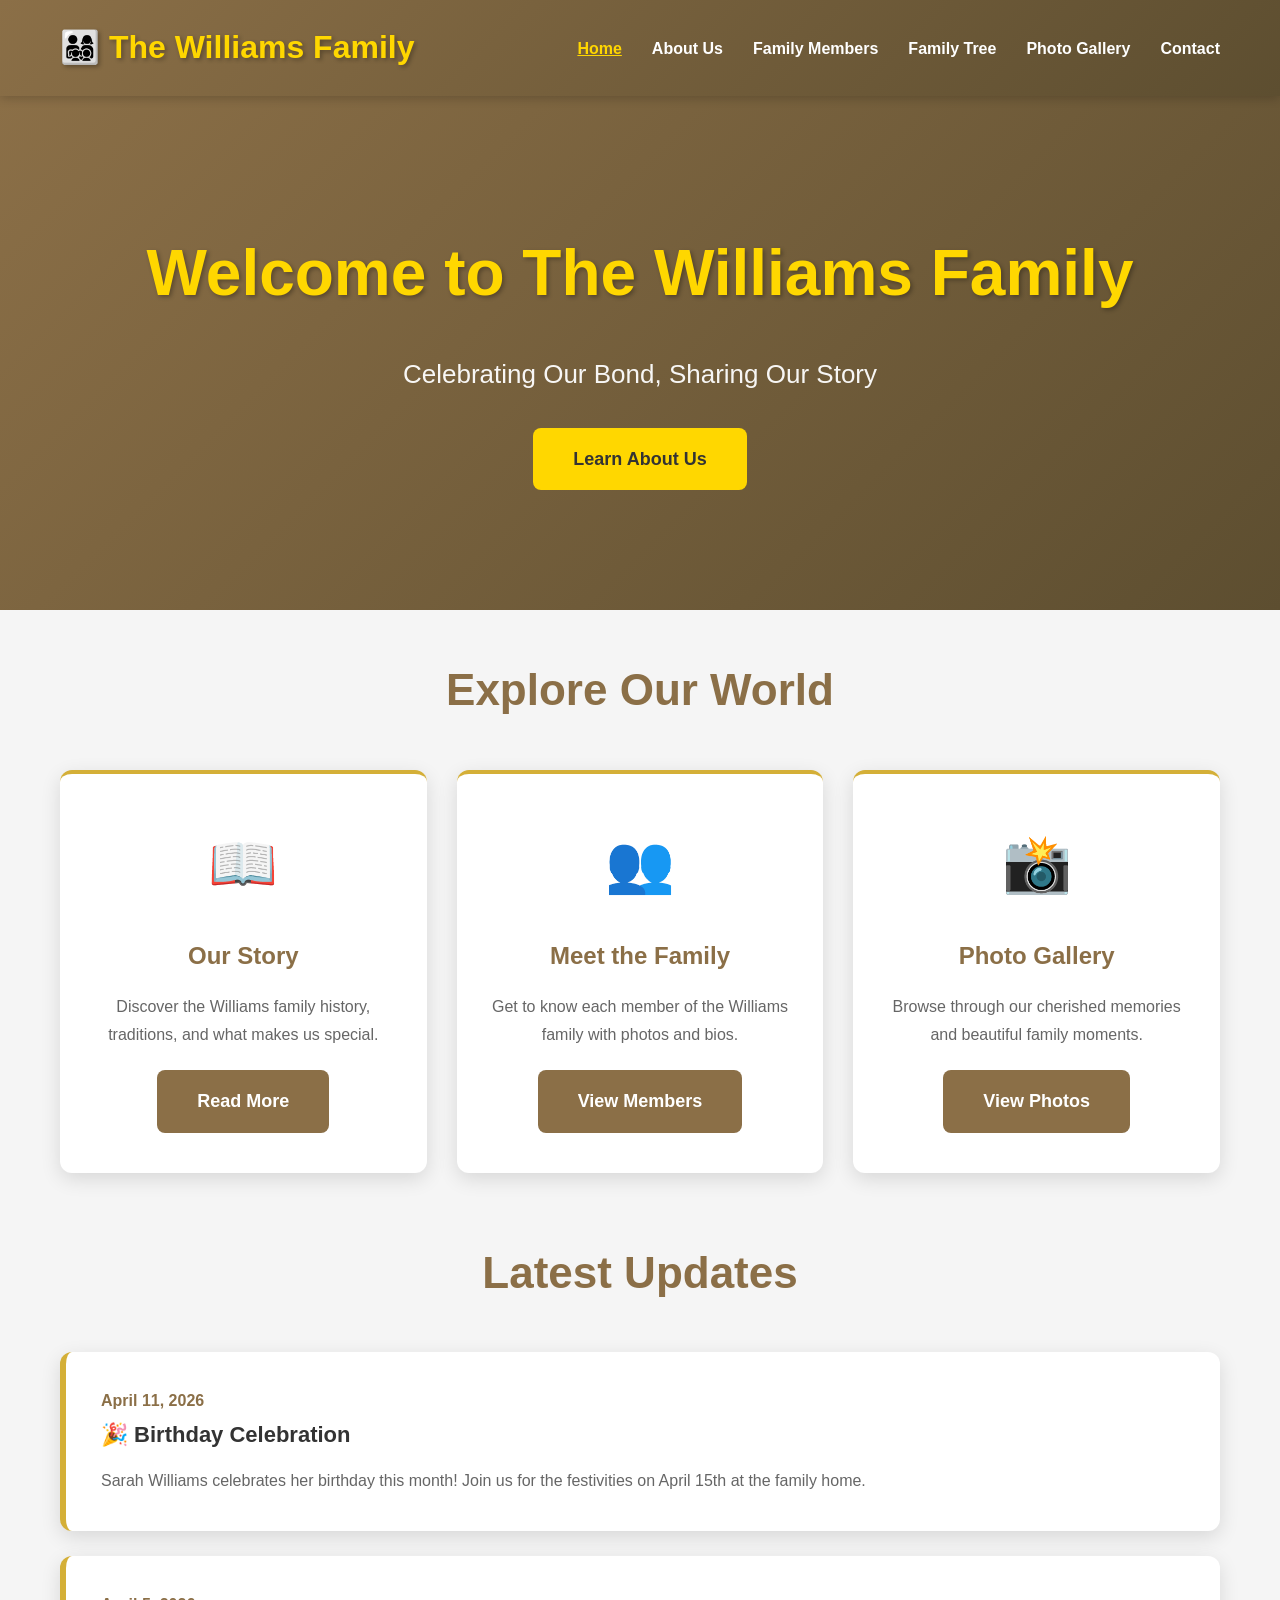
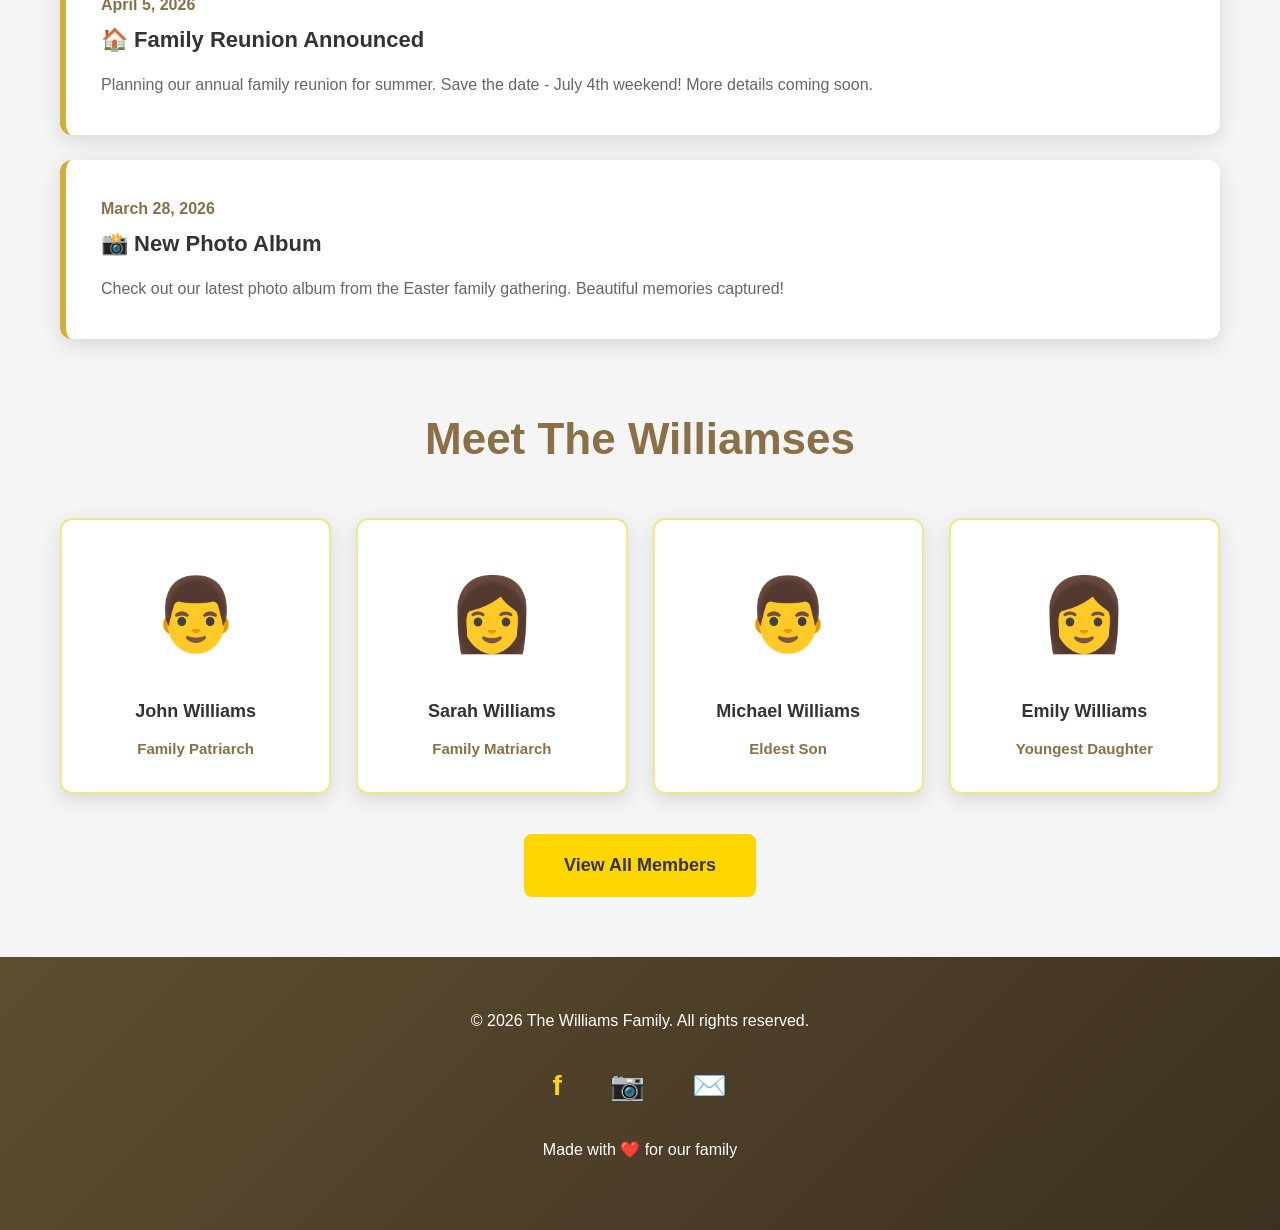
<file: index.html>
<!DOCTYPE html>
<html lang="en">
<head>
    <meta charset="UTF-8">
    <meta name="viewport" content="width=device-width, initial-scale=1.0">
    <title>The Williams Family - Home</title>
    <link rel="stylesheet" href="style.css">
</head>
<body>
    <!-- Header & Navigation -->
    <header>
        <nav class="navbar">
            <div class="logo">👨‍👩‍👧‍👦 The Williams Family</div>
            <ul class="nav-links">
                <li><a href="index.html" class="active">Home</a></li>
                <li><a href="about.html">About Us</a></li>
                <li><a href="members.html">Family Members</a></li>
                <li><a href="family-tree.html">Family Tree</a></li>
                <li><a href="gallery.html">Photo Gallery</a></li>
                <li><a href="contact.html">Contact</a></li>
            </ul>
        </nav>
    </header>

    <!-- Hero Section -->
    <section class="hero">
        <div class="hero-content">
            <h1>Welcome to The Williams Family</h1>
            <p>Celebrating Our Bond, Sharing Our Story</p>
            <a href="about.html" class="btn btn-primary">Learn About Us</a>
        </div>
    </section>

    <!-- Main Content -->
    <main class="container">
        <!-- Quick Links Section -->
        <section class="section">
            <h2>Explore Our World</h2>
            <div class="cards">
                <div class="card">
                    <div class="card-icon">📖</div>
                    <h3>Our Story</h3>
                    <p>Discover the Williams family history, traditions, and what makes us special.</p>
                    <a href="about.html" class="btn btn-secondary">Read More</a>
                </div>
                <div class="card">
                    <div class="card-icon">👥</div>
                    <h3>Meet the Family</h3>
                    <p>Get to know each member of the Williams family with photos and bios.</p>
                    <a href="members.html" class="btn btn-secondary">View Members</a>
                </div>
                <div class="card">
                    <div class="card-icon">📸</div>
                    <h3>Photo Gallery</h3>
                    <p>Browse through our cherished memories and beautiful family moments.</p>
                    <a href="gallery.html" class="btn btn-secondary">View Photos</a>
                </div>
            </div>
        </section>

        <!-- Latest Updates -->
        <section class="section">
            <h2>Latest Updates</h2>
            <div class="updates">
                <div class="update-item">
                    <div class="update-date">April 11, 2026</div>
                    <h3>🎉 Birthday Celebration</h3>
                    <p>Sarah Williams celebrates her birthday this month! Join us for the festivities on April 15th at the family home.</p>
                </div>
                <div class="update-item">
                    <div class="update-date">April 5, 2026</div>
                    <h3>🏠 Family Reunion Announced</h3>
                    <p>Planning our annual family reunion for summer. Save the date - July 4th weekend! More details coming soon.</p>
                </div>
                <div class="update-item">
                    <div class="update-date">March 28, 2026</div>
                    <h3>📸 New Photo Album</h3>
                    <p>Check out our latest photo album from the Easter family gathering. Beautiful memories captured!</p>
                </div>
            </div>
        </section>

        <!-- Featured Family Members Preview -->
        <section class="section">
            <h2>Meet The Williamses</h2>
            <div class="featured-members">
                <div class="member-preview">
                    <div class="member-avatar">👨</div>
                    <h4>John Williams</h4>
                    <p>Family Patriarch</p>
                </div>
                <div class="member-preview">
                    <div class="member-avatar">👩</div>
                    <h4>Sarah Williams</h4>
                    <p>Family Matriarch</p>
                </div>
                <div class="member-preview">
                    <div class="member-avatar">👨</div>
                    <h4>Michael Williams</h4>
                    <p>Eldest Son</p>
                </div>
                <div class="member-preview">
                    <div class="member-avatar">👩</div>
                    <h4>Emily Williams</h4>
                    <p>Youngest Daughter</p>
                </div>
            </div>
            <div style="text-align: center; margin-top: 30px;">
                <a href="members.html" class="btn btn-primary">View All Members</a>
            </div>
        </section>
    </main>

    <!-- Footer -->
    <footer>
        <div class="footer-content">
            <p>&copy; 2026 The Williams Family. All rights reserved.</p>
            <div class="social-links">
                <a href="#" title="Facebook">f</a>
                <a href="#" title="Instagram">📷</a>
                <a href="contact.html" title="Email">✉️</a>
            </div>
            <p>Made with ❤️ for our family</p>
        </div>
    </footer>
</body>
</html>
</file>
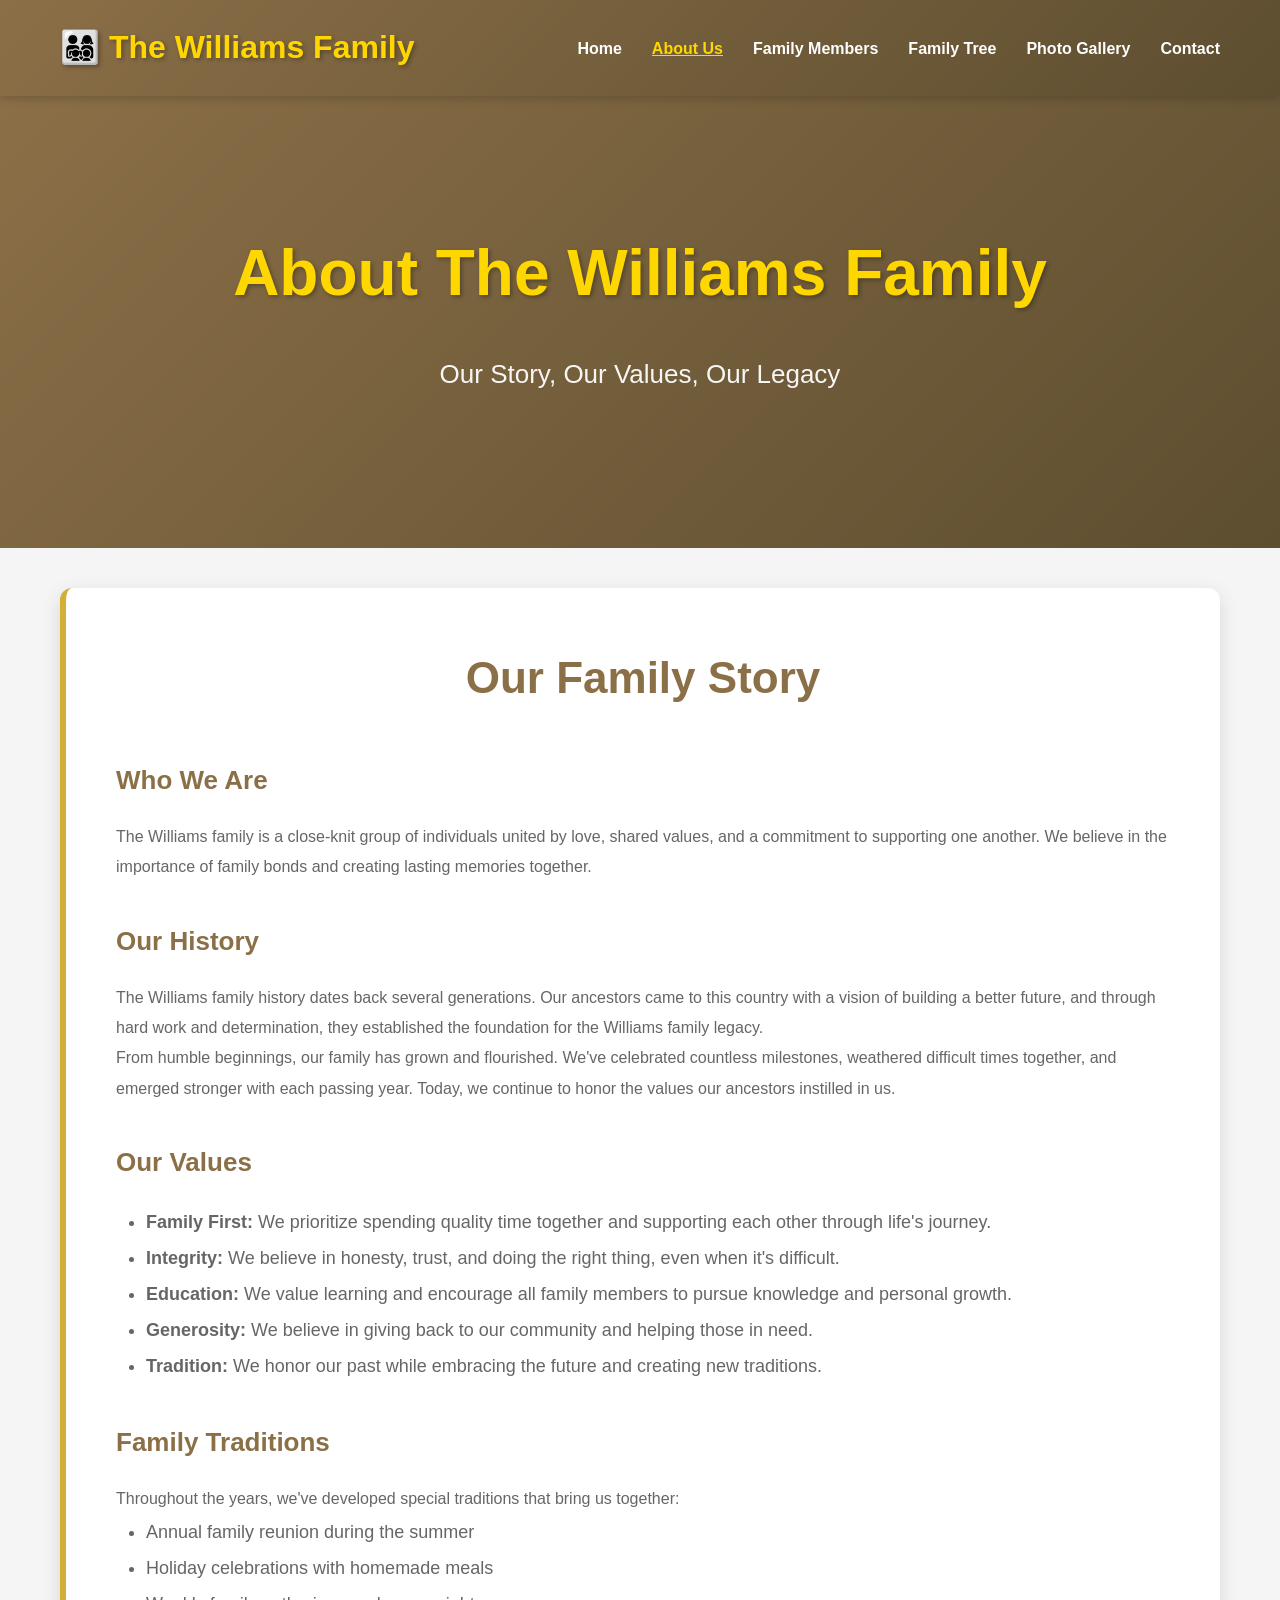
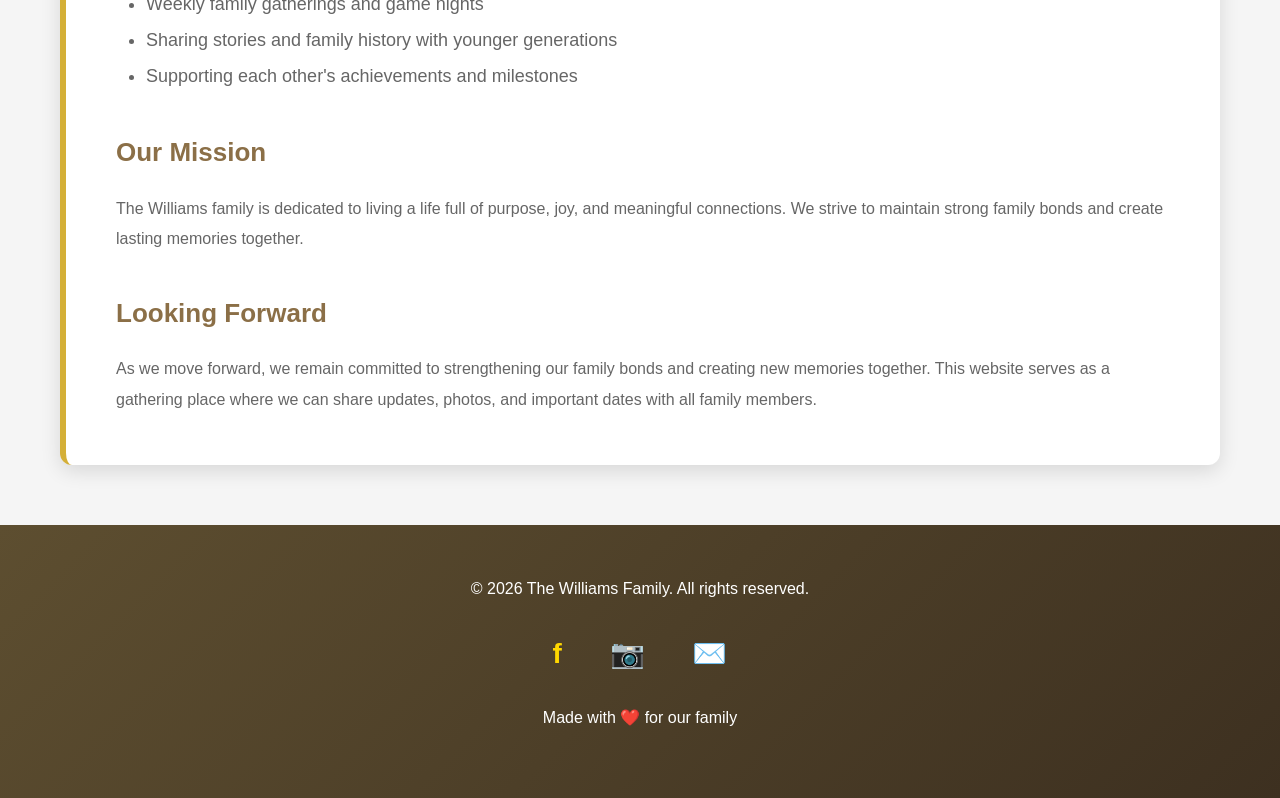
<file: about.html>
<!DOCTYPE html>
<html lang="en">
<head>
    <meta charset="UTF-8">
    <meta name="viewport" content="width=device-width, initial-scale=1.0">
    <title>About The Williams Family</title>
    <link rel="stylesheet" href="style.css">
</head>
<body>
    <!-- Header & Navigation -->
    <header>
        <nav class="navbar">
            <div class="logo">👨‍👩‍👧‍👦 The Williams Family</div>
            <ul class="nav-links">
                <li><a href="index.html">Home</a></li>
                <li><a href="about.html" class="active">About Us</a></li>
                <li><a href="members.html">Family Members</a></li>
                <li><a href="family-tree.html">Family Tree</a></li>
                <li><a href="gallery.html">Photo Gallery</a></li>
                <li><a href="contact.html">Contact</a></li>
            </ul>
        </nav>
    </header>

    <!-- Page Hero -->
    <section class="hero">
        <div class="hero-content">
            <h1>About The Williams Family</h1>
            <p>Our Story, Our Values, Our Legacy</p>
        </div>
    </section>

    <!-- Main Content -->
    <main class="container">
        <section class="section">
            <div class="about-content">
                <h2>Our Family Story</h2>
                
                <h3>Who We Are</h3>
                <p>The Williams family is a close-knit group of individuals united by love, shared values, and a commitment to supporting one another. We believe in the importance of family bonds and creating lasting memories together.</p>
                
                <h3>Our History</h3>
                <p>The Williams family history dates back several generations. Our ancestors came to this country with a vision of building a better future, and through hard work and determination, they established the foundation for the Williams family legacy.</p>
                
                <p>From humble beginnings, our family has grown and flourished. We've celebrated countless milestones, weathered difficult times together, and emerged stronger with each passing year. Today, we continue to honor the values our ancestors instilled in us.</p>
                
                <h3>Our Values</h3>
                <ul style="margin-left: 30px; color: #666; line-height: 2;">
                    <li><strong>Family First:</strong> We prioritize spending quality time together and supporting each other through life's journey.</li>
                    <li><strong>Integrity:</strong> We believe in honesty, trust, and doing the right thing, even when it's difficult.</li>
                    <li><strong>Education:</strong> We value learning and encourage all family members to pursue knowledge and personal growth.</li>
                    <li><strong>Generosity:</strong> We believe in giving back to our community and helping those in need.</li>
                    <li><strong>Tradition:</strong> We honor our past while embracing the future and creating new traditions.</li>
                </ul>
                
                <h3>Family Traditions</h3>
                <p>Throughout the years, we've developed special traditions that bring us together:</p>
                <ul style="margin-left: 30px; color: #666; line-height: 2;">
                    <li>Annual family reunion during the summer</li>
                    <li>Holiday celebrations with homemade meals</li>
                    <li>Weekly family gatherings and game nights</li>
                    <li>Sharing stories and family history with younger generations</li>
                    <li>Supporting each other's achievements and milestones</li>
                </ul>
                
                <h3>Our Mission</h3>
                <p>The Williams family is dedicated to living a life full of purpose, joy, and meaningful connections. We strive to maintain strong family bonds and create lasting memories together.</p>
                
                <h3>Looking Forward</h3>
                <p>As we move forward, we remain committed to strengthening our family bonds and creating new memories together. This website serves as a gathering place where we can share updates, photos, and important dates with all family members.</p>
            </div>
        </section>
    </main>

    <!-- Footer -->
    <footer>
        <div class="footer-content">
            <p>&copy; 2026 The Williams Family. All rights reserved.</p>
            <div class="social-links">
                <a href="#" title="Facebook">f</a>
                <a href="#" title="Instagram">📷</a>
                <a href="contact.html" title="Email">✉️</a>
            </div>
            <p>Made with ❤️ for our family</p>
        </div>
    </footer>
</body>
</html>
</file>
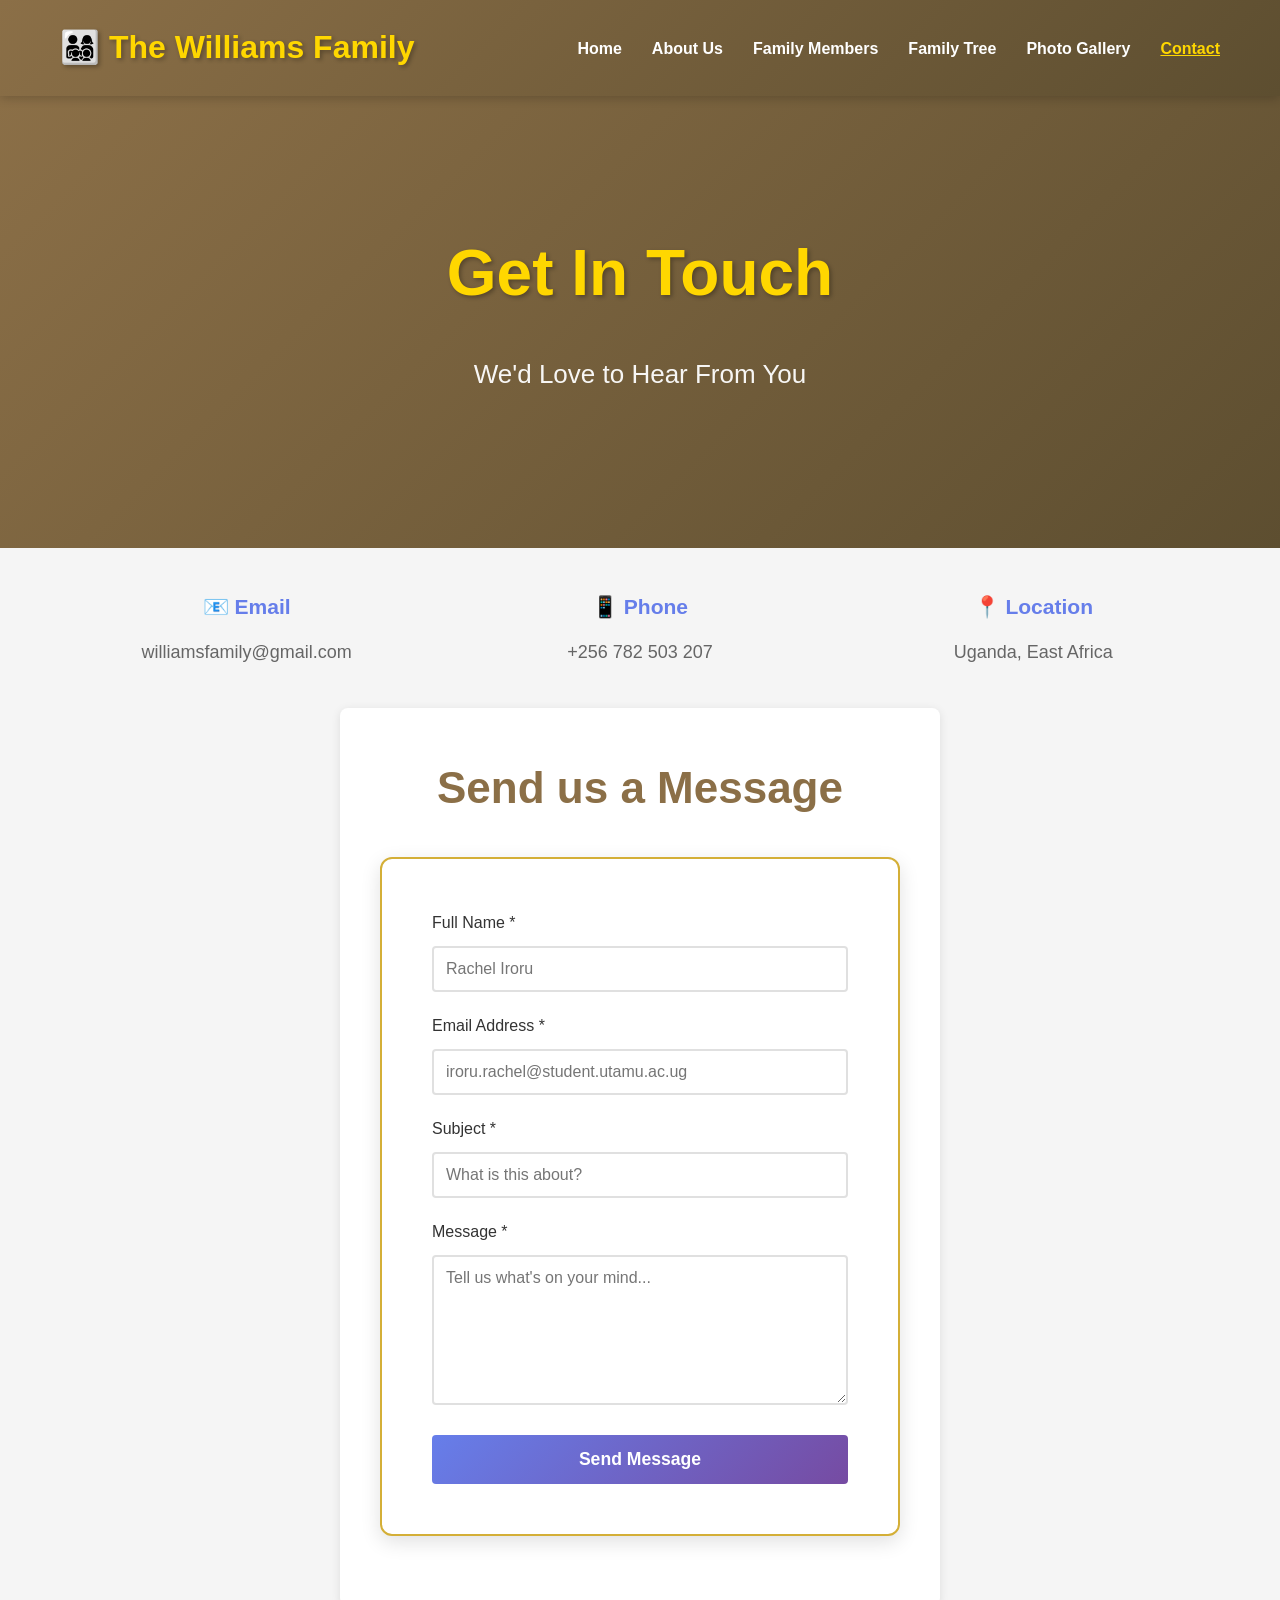
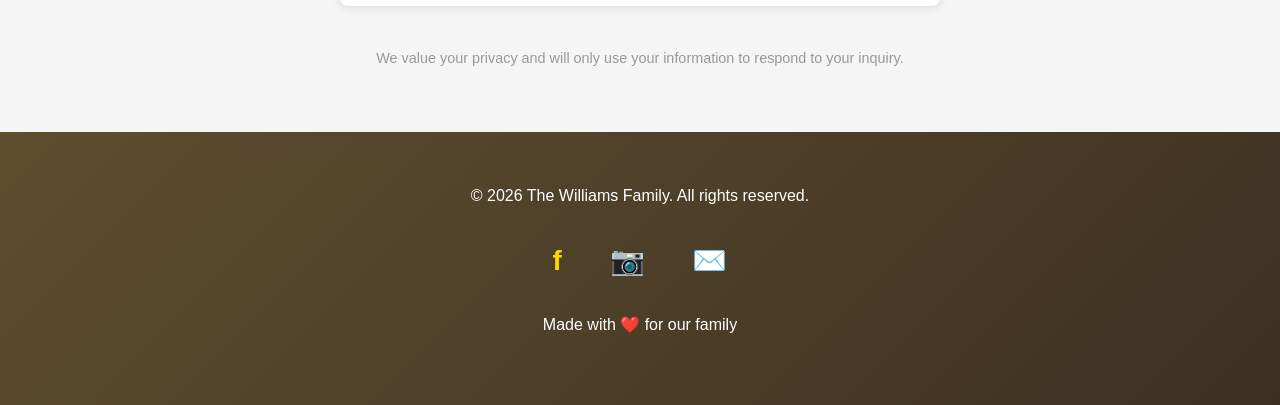
<file: contact.html>
<!DOCTYPE html>
<html lang="en">
<head>
    <meta charset="UTF-8">
    <meta name="viewport" content="width=device-width, initial-scale=1.0">
    <title>Contact Us - The Williams Family</title>
    <link rel="stylesheet" href="style.css">
    <style>
        .contact-container {
            max-width: 600px;
            margin: 40px auto;
            padding: 40px;
            background: white;
            border-radius: 8px;
            box-shadow: 0 2px 10px rgba(0,0,0,0.1);
        }

        .form-group {
            margin-bottom: 20px;
        }

        .form-group label {
            display: block;
            margin-bottom: 8px;
            color: #333;
            font-weight: 500;
        }

        .form-group input,
        .form-group textarea {
            width: 100%;
            padding: 12px;
            border: 2px solid #e0e0e0;
            border-radius: 4px;
            font-size: 1rem;
            font-family: inherit;
            transition: border-color 0.3s ease, box-shadow 0.3s ease;
            box-sizing: border-box;
        }

        .form-group input:focus,
        .form-group textarea:focus {
            outline: none;
            border-color: #667eea;
            box-shadow: 0 0 0 3px rgba(102, 126, 234, 0.1);
        }

        .form-group textarea {
            resize: vertical;
            min-height: 150px;
        }

        .form-group .error {
            color: #e74c3c;
            font-size: 0.9rem;
            margin-top: 5px;
            display: none;
        }

        .submit-btn {
            width: 100%;
            padding: 14px;
            background: linear-gradient(135deg, #667eea 0%, #764ba2 100%);
            color: white;
            border: none;
            border-radius: 4px;
            font-size: 1.1rem;
            font-weight: 600;
            cursor: pointer;
            transition: transform 0.2s ease, box-shadow 0.2s ease;
        }

        .submit-btn:hover {
            transform: translateY(-2px);
            box-shadow: 0 5px 15px rgba(102, 126, 234, 0.4);
        }

        .submit-btn:active {
            transform: translateY(0);
        }

        .contact-info {
            display: grid;
            grid-template-columns: repeat(auto-fit, minmax(200px, 1fr));
            gap: 20px;
            margin: 40px 0;
            text-align: center;
        }

        .info-item h3 {
            color: #667eea;
            margin-bottom: 10px;
        }

        .info-item p {
            color: #666;
            margin: 0;
        }

        .success-message {
            background: #d4edda;
            color: #155724;
            padding: 15px;
            border-radius: 4px;
            margin-bottom: 20px;
            display: none;
        }

        @media (max-width: 768px) {
            .contact-container {
                margin: 20px;
                padding: 20px;
            }
        }
    </style>
</head>
<body>
    <!-- Header & Navigation -->
    <header>
        <nav class="navbar">
            <div class="logo">👨‍👩‍👧‍👦 The Williams Family</div>
            <ul class="nav-links">
                <li><a href="index.html">Home</a></li>
                <li><a href="about.html">About Us</a></li>
                <li><a href="members.html">Family Members</a></li>
                <li><a href="family-tree.html">Family Tree</a></li>
                <li><a href="gallery.html">Photo Gallery</a></li>
                <li><a href="contact.html" class="active">Contact</a></li>
            </ul>
        </nav>
    </header>

    <!-- Page Hero -->
    <section class="hero">
        <div class="hero-content">
            <h1>Get In Touch</h1>
            <p>We'd Love to Hear From You</p>
        </div>
    </section>

    <!-- Main Content -->
    <main class="container">
        <section class="section">
            <!-- Contact Information -->
            <div class="contact-info">
                <div class="info-item">
                    <h3>📧 Email</h3>
                    <p>williamsfamily@gmail.com</p>
                </div>
                <div class="info-item">
                    <h3>📱 Phone</h3>
                    <p>+256 782 503 207</p>
                </div>
                <div class="info-item">
                    <h3>📍 Location</h3>
                    <p>Uganda, East Africa</p>
                </div>
            </div>

            <!-- Contact Form -->
            <div class="contact-container">
                <h2 style="text-align: center; margin-top: 0; margin-bottom: 30px;">Send us a Message</h2>
                
                <div class="success-message" id="successMessage">
                    ✓ Thank you for your message! We'll get back to you soon.
                </div>

                <form id="contactForm" onsubmit="handleSubmit(event)">
                    <div class="form-group">
                        <label for="name">Full Name *</label>
                        <input 
                            type="text" 
                            id="name" 
                            name="name" 
                            required
                            placeholder="Rachel Iroru"
                        >
                        <div class="error">Please enter your name</div>
                    </div>

                    <div class="form-group">
                        <label for="email">Email Address *</label>
                        <input 
                            type="email" 
                            id="email" 
                            name="email" 
                            required
                            placeholder="iroru.rachel@student.utamu.ac.ug"
                        >
                        <div class="error">Please enter a valid email</div>
                    </div>

                    <div class="form-group">
                        <label for="subject">Subject *</label>
                        <input 
                            type="text" 
                            id="subject" 
                            name="subject" 
                            required
                            placeholder="What is this about?"
                        >
                        <div class="error">Please enter a subject</div>
                    </div>

                    <div class="form-group">
                        <label for="message">Message *</label>
                        <textarea 
                            id="message" 
                            name="message" 
                            required
                            placeholder="Tell us what's on your mind..."
                        ></textarea>
                        <div class="error">Please enter your message</div>
                    </div>

                    <button type="submit" class="submit-btn">Send Message</button>
                </form>
            </div>

            <p style="text-align: center; color: #999; margin-top: 30px; font-size: 0.9rem;">
                We value your privacy and will only use your information to respond to your inquiry.
            </p>
        </section>
    </main>

    <!-- Footer -->
    <footer>
        <div class="footer-content">
            <p>&copy; 2026 The Williams Family. All rights reserved.</p>
            <div class="social-links">
                <a href="#" title="Facebook">f</a>
                <a href="#" title="Instagram">📷</a>
                <a href="contact.html" title="Email">✉️</a>
            </div>
            <p>Made with ❤️ for our family</p>
        </div>
    </footer>

    <script>
        function handleSubmit(event) {
            event.preventDefault();
            
            // Get form values
            const name = document.getElementById('name').value.trim();
            const email = document.getElementById('email').value.trim();
            const subject = document.getElementById('subject').value.trim();
            const message = document.getElementById('message').value.trim();
            
            // Simple validation
            if (!name || !email || !subject || !message) {
                alert('Please fill in all required fields');
                return;
            }
            
            // Email regex validation
            const emailRegex = /^[^\s@]+@[^\s@]+\.[^\s@]+$/;
            if (!emailRegex.test(email)) {
                alert('Please enter a valid email address');
                return;
            }
            
            // Show success message
            const successDiv = document.getElementById('successMessage');
            successDiv.style.display = 'block';
            
            // Reset form
            document.getElementById('contactForm').reset();
            
            // Hide success message after 5 seconds
            setTimeout(() => {
                successDiv.style.display = 'none';
            }, 5000);
        }
    </script>
</body>
</html>
</file>
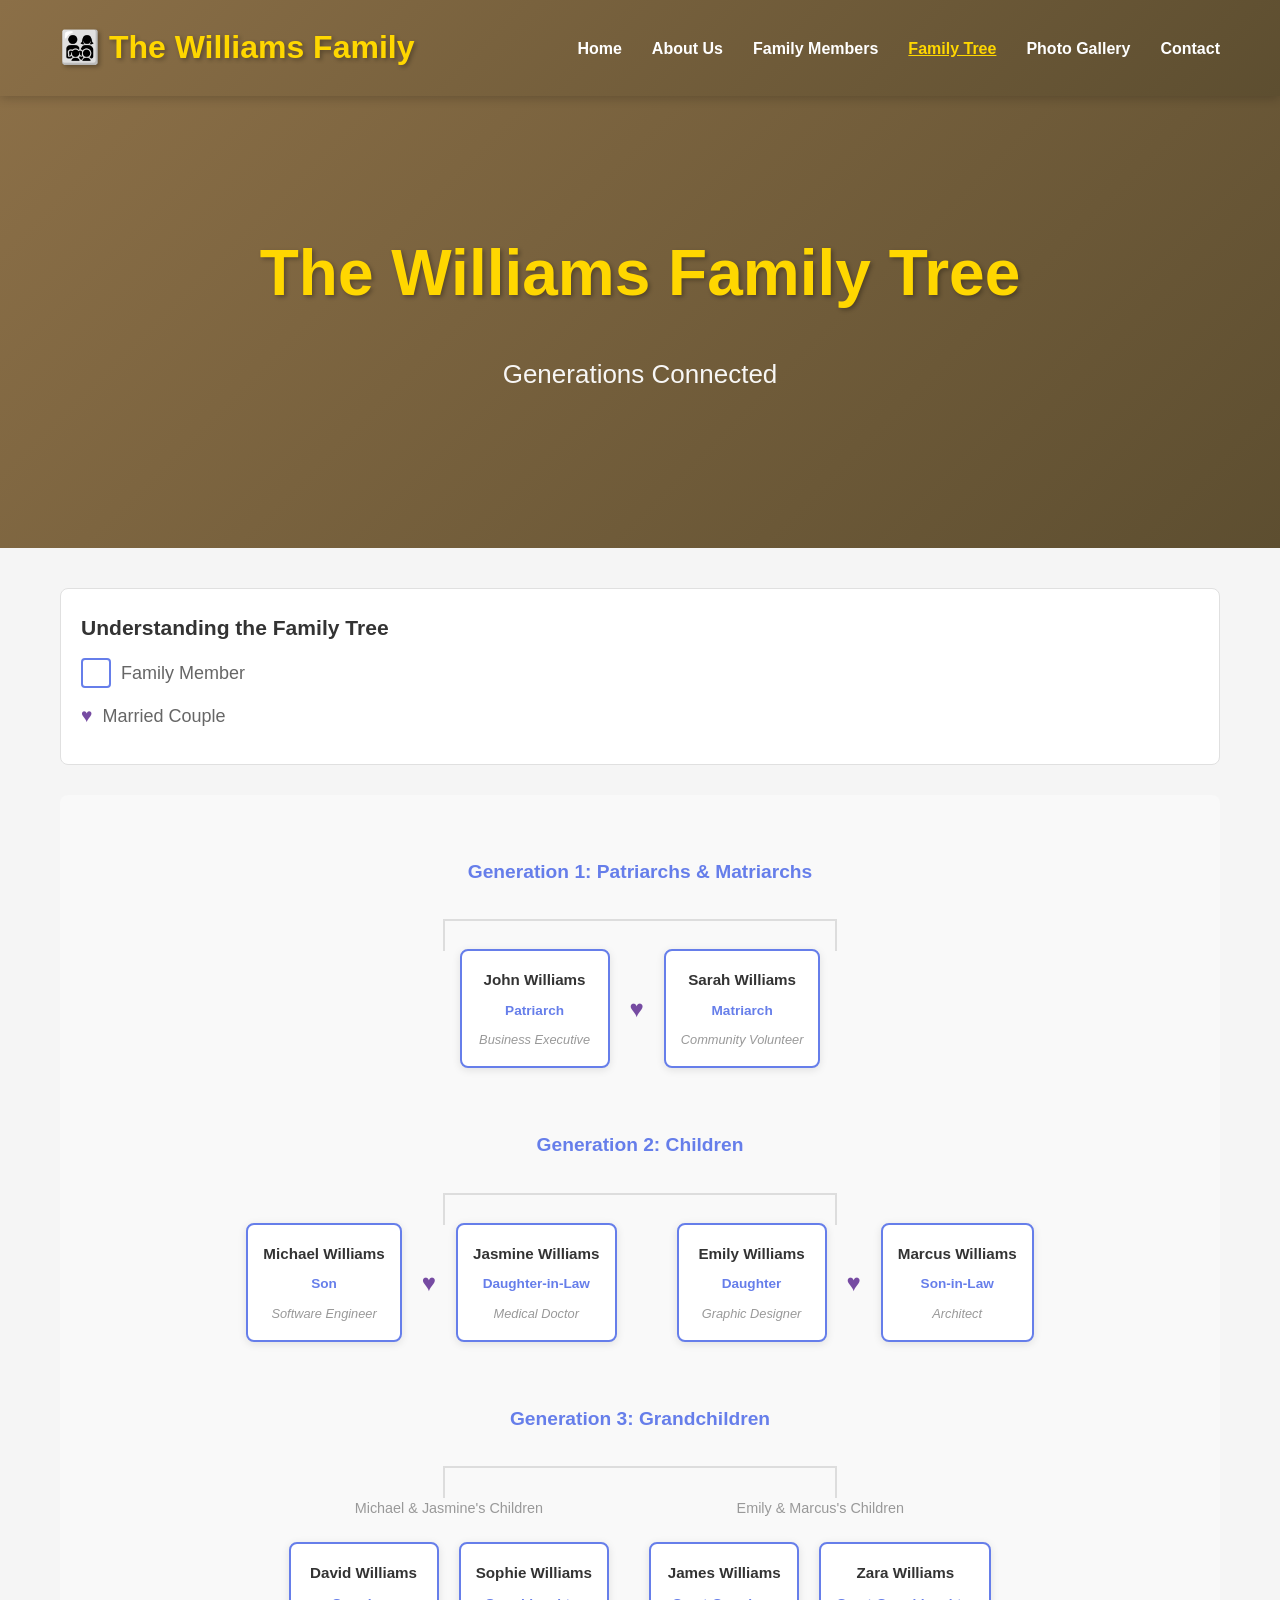
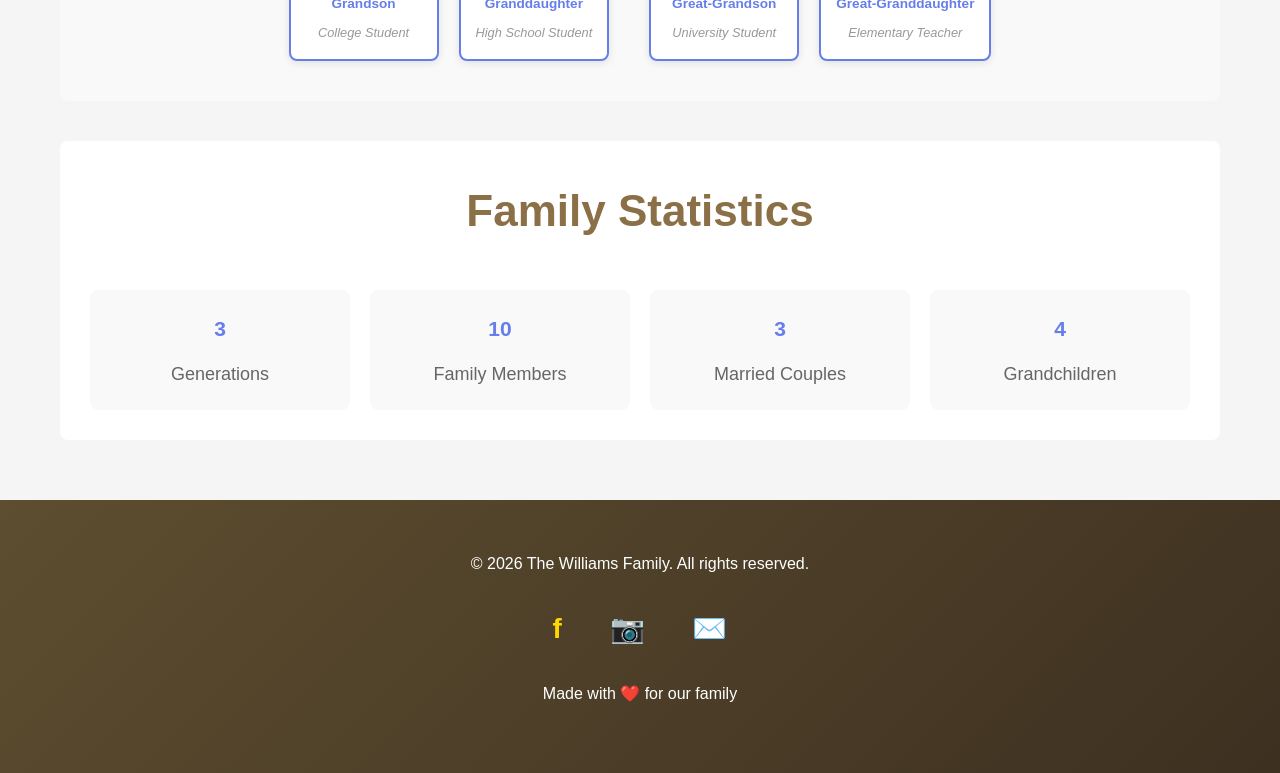
<file: family-tree.html>
<!DOCTYPE html>
<html lang="en">
<head>
    <meta charset="UTF-8">
    <meta name="viewport" content="width=device-width, initial-scale=1.0">
    <title>Family Tree - The Williams Family</title>
    <link rel="stylesheet" href="style.css">
    <style>
        .tree-container {
            display: flex;
            justify-content: center;
            padding: 40px 20px;
            overflow-x: auto;
            background: #f9f9f9;
            border-radius: 8px;
            margin: 30px 0;
        }

        .tree {
            display: flex;
            flex-direction: column;
            align-items: center;
            gap: 40px;
        }

        .generation {
            display: flex;
            justify-content: center;
            gap: 30px;
            flex-wrap: wrap;
            position: relative;
            width: 100%;
        }

        .generation.generation-1 {
            gap: 100px;
        }

        .generation.generation-2 {
            gap: 60px;
        }

        .generation.generation-3 {
            gap: 40px;
        }

        .member-box {
            background: white;
            border: 2px solid #667eea;
            border-radius: 8px;
            padding: 15px;
            text-align: center;
            min-width: 150px;
            position: relative;
            box-shadow: 0 2px 8px rgba(0,0,0,0.1);
            transition: all 0.3s ease;
        }

        .member-box:hover {
            transform: translateY(-5px);
            box-shadow: 0 5px 15px rgba(102, 126, 234, 0.3);
            border-color: #764ba2;
        }

        .member-box h4 {
            margin: 0 0 5px 0;
            color: #333;
            font-size: 0.95rem;
        }

        .member-box p {
            margin: 5px 0 0 0;
            color: #667eea;
            font-size: 0.85rem;
            font-weight: 600;
        }

        .member-box .title {
            color: #999;
            font-size: 0.8rem;
            font-style: italic;
            margin-top: 5px;
        }

        /* Connector Lines */
        .generation::before {
            content: '';
            position: absolute;
            top: -30px;
            left: 25%;
            right: 25%;
            height: 30px;
            border-left: 2px solid #ddd;
            border-right: 2px solid #ddd;
            border-top: 2px solid #ddd;
        }

        .couple {
            display: flex;
            gap: 20px;
            align-items: center;
        }

        .couple::between {
            content: '♥';
            color: #764ba2;
            font-size: 20px;
        }

        .couple-separator {
            color: #764ba2;
            font-size: 24px;
            font-weight: bold;
        }

        .children-group {
            display: flex;
            flex-direction: column;
            align-items: center;
            gap: 20px;
        }

        .family-branch {
            display: flex;
            flex-direction: column;
            align-items: center;
            gap: 30px;
        }

        .legend {
            background: white;
            padding: 20px;
            border-radius: 8px;
            border: 1px solid #e0e0e0;
            margin: 30px 0;
        }

        .legend h3 {
            margin-top: 0;
            color: #333;
        }

        .legend-item {
            display: flex;
            align-items: center;
            gap: 10px;
            margin: 10px 0;
            color: #666;
        }

        .legend-box {
            width: 30px;
            height: 30px;
            border: 2px solid #667eea;
            border-radius: 4px;
            background: white;
        }

        .generation-label {
            font-weight: 600;
            color: #667eea;
            margin-bottom: 20px;
            font-size: 1.1rem;
        }

        @media (max-width: 1024px) {
            .generation {
                gap: 20px;
            }

            .member-box {
                min-width: 130px;
            }
        }

        @media (max-width: 768px) {
            .tree-container {
                padding: 20px 10px;
            }

            .member-box {
                min-width: 110px;
                padding: 10px;
                font-size: 0.9rem;
            }

            .member-box h4 {
                font-size: 0.85rem;
            }

            .couple {
                gap: 10px;
            }
        }

        .generation-title {
            width: 100%;
            text-align: center;
            font-size: 1.2rem;
            font-weight: 600;
            color: #667eea;
            margin-top: 20px;
            margin-bottom: 20px;
        }
    </style>
</head>
<body>
    <!-- Header & Navigation -->
    <header>
        <nav class="navbar">
            <div class="logo">👨‍👩‍👧‍👦 The Williams Family</div>
            <ul class="nav-links">
                <li><a href="index.html">Home</a></li>
                <li><a href="about.html">About Us</a></li>
                <li><a href="members.html">Family Members</a></li>
                <li><a href="family-tree.html" class="active">Family Tree</a></li>
                <li><a href="gallery.html">Photo Gallery</a></li>
                <li><a href="contact.html">Contact</a></li>
            </ul>
        </nav>
    </header>

    <!-- Page Hero -->
    <section class="hero">
        <div class="hero-content">
            <h1>The Williams Family Tree</h1>
            <p>Generations Connected</p>
        </div>
    </section>

    <!-- Main Content -->
    <main class="container">
        <section class="section">
            <!-- Legend -->
            <div class="legend">
                <h3>Understanding the Family Tree</h3>
                <div class="legend-item">
                    <div class="legend-box"></div>
                    <span>Family Member</span>
                </div>
                <div class="legend-item">
                    <span style="color: #764ba2; font-size: 1.2rem;">♥</span>
                    <span>Married Couple</span>
                </div>
            </div>

            <!-- Family Tree -->
            <div class="tree-container">
                <div class="tree">
                    <!-- Generation 1: Founding Members -->
                    <div class="generation-title">Generation 1: Patriarchs & Matriarchs</div>
                    <div class="generation generation-1">
                        <div class="couple">
                            <div class="member-box">
                                <h4>John Williams</h4>
                                <p>Patriarch</p>
                                <div class="title">Business Executive</div>
                            </div>
                            <div class="couple-separator">♥</div>
                            <div class="member-box">
                                <h4>Sarah Williams</h4>
                                <p>Matriarch</p>
                                <div class="title">Community Volunteer</div>
                            </div>
                        </div>
                    </div>

                    <!-- Generation 2: Children -->
                    <div class="generation-title">Generation 2: Children</div>
                    <div class="generation generation-2">
                        <div class="family-branch">
                            <div class="couple">
                                <div class="member-box">
                                    <h4>Michael Williams</h4>
                                    <p>Son</p>
                                    <div class="title">Software Engineer</div>
                                </div>
                                <div class="couple-separator">♥</div>
                                <div class="member-box">
                                    <h4>Jasmine Williams</h4>
                                    <p>Daughter-in-Law</p>
                                    <div class="title">Medical Doctor</div>
                                </div>
                            </div>
                        </div>

                        <div class="family-branch">
                            <div class="couple">
                                <div class="member-box">
                                    <h4>Emily Williams</h4>
                                    <p>Daughter</p>
                                    <div class="title">Graphic Designer</div>
                                </div>
                                <div class="couple-separator">♥</div>
                                <div class="member-box">
                                    <h4>Marcus Williams</h4>
                                    <p>Son-in-Law</p>
                                    <div class="title">Architect</div>
                                </div>
                            </div>
                        </div>
                    </div>

                    <!-- Generation 3: Grandchildren -->
                    <div class="generation-title">Generation 3: Grandchildren</div>
                    <div class="generation generation-3">
                        <div class="children-group">
                            <p style="font-size: 0.9rem; color: #999; margin-bottom: 0;">Michael & Jasmine's Children</p>
                            <div style="display: flex; gap: 20px;">
                                <div class="member-box">
                                    <h4>David Williams</h4>
                                    <p>Grandson</p>
                                    <div class="title">College Student</div>
                                </div>
                                <div class="member-box">
                                    <h4>Sophie Williams</h4>
                                    <p>Granddaughter</p>
                                    <div class="title">High School Student</div>
                                </div>
                            </div>
                        </div>

                        <div class="children-group">
                            <p style="font-size: 0.9rem; color: #999; margin-bottom: 0;">Emily & Marcus's Children</p>
                            <div style="display: flex; gap: 20px;">
                                <div class="member-box">
                                    <h4>James Williams</h4>
                                    <p>Great-Grandson</p>
                                    <div class="title">University Student</div>
                                </div>
                                <div class="member-box">
                                    <h4>Zara Williams</h4>
                                    <p>Great-Granddaughter</p>
                                    <div class="title">Elementary Teacher</div>
                                </div>
                            </div>
                        </div>
                    </div>
                </div>
            </div>

            <!-- Family Statistics -->
            <div style="background: white; padding: 30px; border-radius: 8px; margin-top: 40px;">
                <h2 style="text-align: center; margin-top: 0;">Family Statistics</h2>
                <div style="display: grid; grid-template-columns: repeat(auto-fit, minmax(200px, 1fr)); gap: 20px; text-align: center;">
                    <div style="padding: 20px; background: #f9f9f9; border-radius: 8px;">
                        <h3 style="color: #667eea; margin: 0;">3</h3>
                        <p style="color: #666; margin-top: 10px;">Generations</p>
                    </div>
                    <div style="padding: 20px; background: #f9f9f9; border-radius: 8px;">
                        <h3 style="color: #667eea; margin: 0;">10</h3>
                        <p style="color: #666; margin-top: 10px;">Family Members</p>
                    </div>
                    <div style="padding: 20px; background: #f9f9f9; border-radius: 8px;">
                        <h3 style="color: #667eea; margin: 0;">3</h3>
                        <p style="color: #666; margin-top: 10px;">Married Couples</p>
                    </div>
                    <div style="padding: 20px; background: #f9f9f9; border-radius: 8px;">
                        <h3 style="color: #667eea; margin: 0;">4</h3>
                        <p style="color: #666; margin-top: 10px;">Grandchildren</p>
                    </div>
                </div>
            </div>
        </section>
    </main>

    <!-- Footer -->
    <footer>
        <div class="footer-content">
            <p>&copy; 2026 The Williams Family. All rights reserved.</p>
            <div class="social-links">
                <a href="#" title="Facebook">f</a>
                <a href="#" title="Instagram">📷</a>
                <a href="contact.html" title="Email">✉️</a>
            </div>
            <p>Made with ❤️ for our family</p>
        </div>
    </footer>
</body>
</html>
</file>
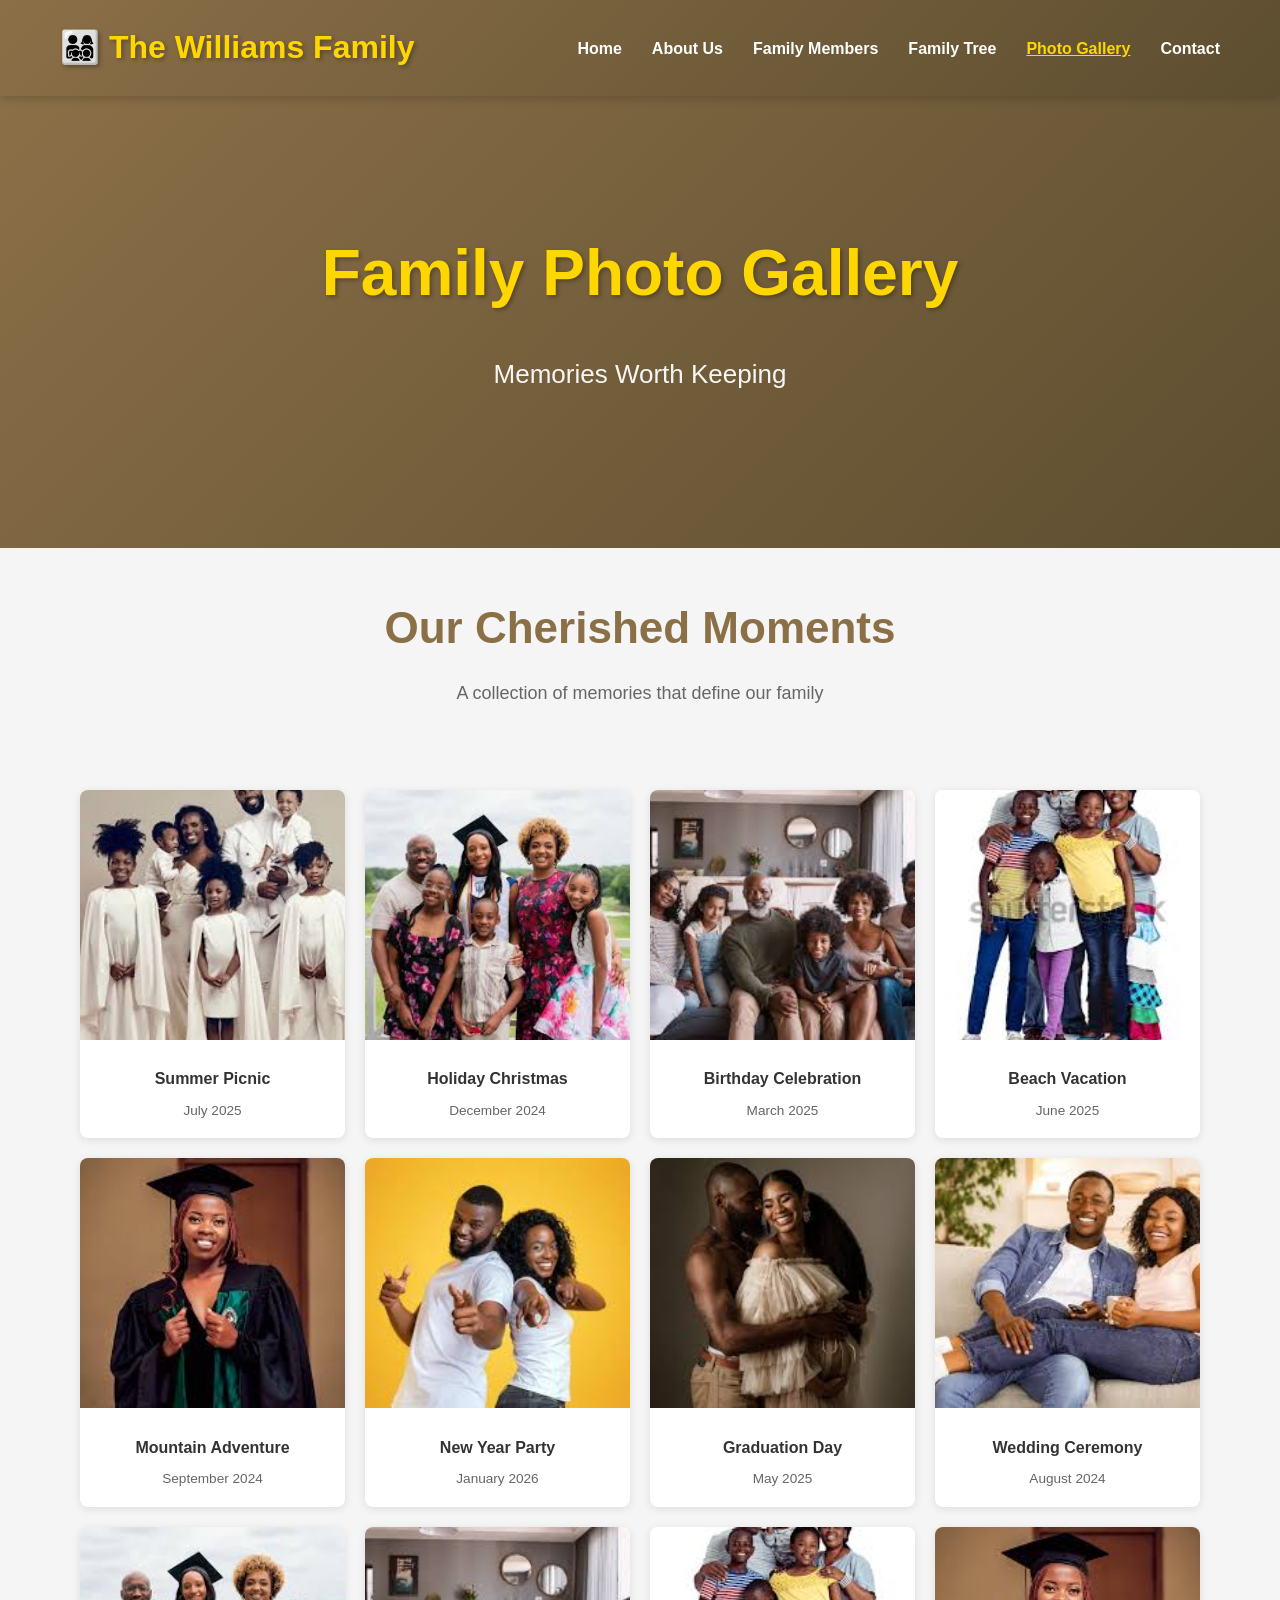
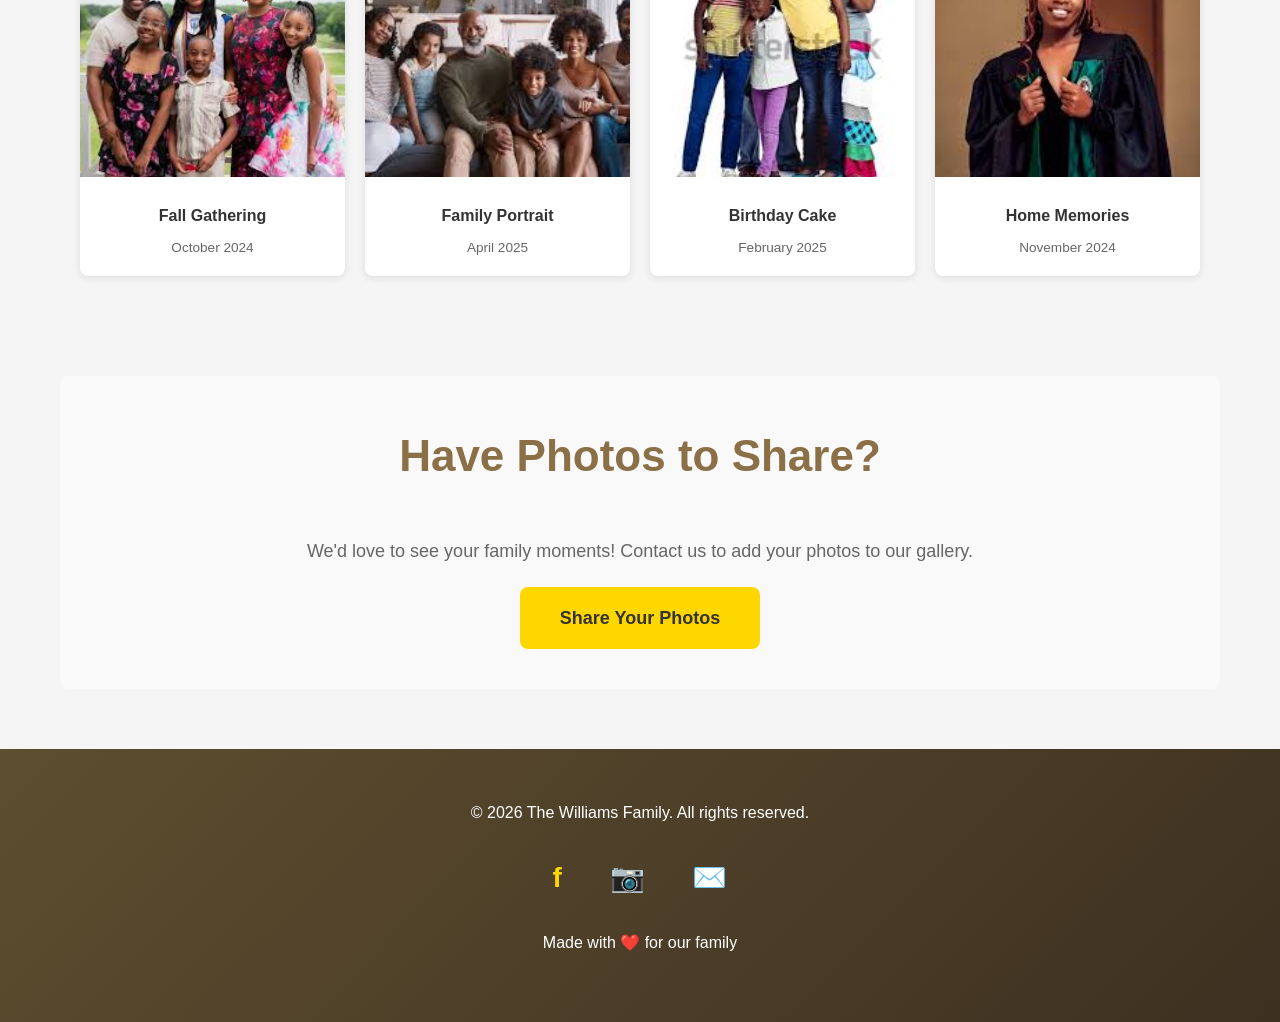
<file: gallery.html>
<!DOCTYPE html>
<html lang="en">
<head>
    <meta charset="UTF-8">
    <meta name="viewport" content="width=device-width, initial-scale=1.0">
    <title>Photo Gallery - The Williams Family</title>
    <link rel="stylesheet" href="style.css">
    <style>
        .gallery-container {
            display: grid;
            grid-template-columns: repeat(auto-fill, minmax(250px, 1fr));
            gap: 20px;
            padding: 40px 20px;
        }

        .gallery-item {
            background: white;
            border-radius: 8px;
            overflow: hidden;
            box-shadow: 0 2px 8px rgba(0,0,0,0.1);
            transition: transform 0.3s ease, box-shadow 0.3s ease;
            cursor: pointer;
        }

        .gallery-item:hover {
            transform: scale(1.05);
            box-shadow: 0 8px 16px rgba(0,0,0,0.15);
        }

        .gallery-image {
            width: 100%;
            height: 200px;
            background: linear-gradient(135deg, #667eea 0%, #764ba2 100%);
            display: flex;
            align-items: center;
            justify-content: center;
            font-size: 3rem;
            color: white;
        }

        .gallery-info {
            padding: 15px;
            text-align: center;
        }

        .gallery-info h3 {
            margin: 0 0 5px 0;
            color: #333;
            font-size: 1rem;
        }

        .gallery-info p {
            color: #666;
            font-size: 0.85rem;
            margin: 0;
        }

        @media (max-width: 768px) {
            .gallery-container {
                grid-template-columns: repeat(auto-fill, minmax(150px, 1fr));
                gap: 15px;
                padding: 20px 10px;
            }

            .gallery-image {
                height: 150px;
                font-size: 2rem;
            }
        }
    </style>
</head>
<body>
    <!-- Header & Navigation -->
    <header>
        <nav class="navbar">
            <div class="logo">👨‍👩‍👧‍👦 The Williams Family</div>
            <ul class="nav-links">
                <li><a href="index.html">Home</a></li>
                <li><a href="about.html">About Us</a></li>
                <li><a href="members.html">Family Members</a></li>
                <li><a href="family-tree.html">Family Tree</a></li>
                <li><a href="gallery.html" class="active">Photo Gallery</a></li>
                <li><a href="contact.html">Contact</a></li>
            </ul>
        </nav>
    </header>

    <!-- Page Hero -->
    <section class="hero">
        <div class="hero-content">
            <h1>Family Photo Gallery</h1>
            <p>Memories Worth Keeping</p>
        </div>
    </section>

    <!-- Main Content -->
    <main class="container">
        <section class="section">
            <h2 style="text-align: center; margin-bottom: 10px;">Our Cherished Moments</h2>
            <p style="text-align: center; color: #666; margin-bottom: 40px;">A collection of memories that define our family</p>
            
            <div class="gallery-container">
                <!-- Gallery Item 1 -->
                <div class="gallery-item">
                    <img src="images (9).jpg" alt="Summer Picnic" style="width: 100%; height: 250px; object-fit: cover;">
                    <div class="gallery-info">
                        <h3>Summer Picnic</h3>
                        <p>July 2025</p>
                    </div>
                </div>

                <!-- Gallery Item 2 -->
                <div class="gallery-item">
                    <img src="images (6).jpg" alt="Holiday Christmas" style="width: 100%; height: 250px; object-fit: cover;">
                    <div class="gallery-info">
                        <h3>Holiday Christmas</h3>
                        <p>December 2024</p>
                    </div>
                </div>

                <!-- Gallery Item 3 -->
                <div class="gallery-item">
                    <img src="images (7).jpg" alt="Birthday Celebration" style="width: 100%; height: 250px; object-fit: cover;">
                    <div class="gallery-info">
                        <h3>Birthday Celebration</h3>
                        <p>March 2025</p>
                    </div>
                </div>

                <!-- Gallery Item 4 -->
                <div class="gallery-item">
                    <img src="images (8).jpg" alt="Beach Vacation" style="width: 100%; height: 250px; object-fit: cover;">
                    <div class="gallery-info">
                        <h3>Beach Vacation</h3>
                        <p>June 2025</p>
                    </div>
                </div>

                <!-- Gallery Item 5 -->
                <div class="gallery-item">
                    <img src="images (10).jpg" alt="Mountain Adventure" style="width: 100%; height: 250px; object-fit: cover;">
                    <div class="gallery-info">
                        <h3>Mountain Adventure</h3>
                        <p>September 2024</p>
                    </div>
                </div>

                <!-- Gallery Item 6 -->
                <div class="gallery-item">
                    <img src="download (5).jpg" alt="New Year Party" style="width: 100%; height: 250px; object-fit: cover;">
                    <div class="gallery-info">
                        <h3>New Year Party</h3>
                        <p>January 2026</p>
                    </div>
                </div>

                <!-- Gallery Item 7 -->
                <div class="gallery-item">
                    <img src="download (6).jpg" alt="Graduation Day" style="width: 100%; height: 250px; object-fit: cover;">
                    <div class="gallery-info">
                        <h3>Graduation Day</h3>
                        <p>May 2025</p>
                    </div>
                </div>

                <!-- Gallery Item 8 -->
                <div class="gallery-item">
                    <img src="download (7).jpg" alt="Wedding Ceremony" style="width: 100%; height: 250px; object-fit: cover;">
                    <div class="gallery-info">
                        <h3>Wedding Ceremony</h3>
                        <p>August 2024</p>
                    </div>
                </div>

                <!-- Gallery Item 9 -->
                <div class="gallery-item">
                    <img src="images (6).jpg" alt="Fall Gathering" style="width: 100%; height: 250px; object-fit: cover;">
                    <div class="gallery-info">
                        <h3>Fall Gathering</h3>
                        <p>October 2024</p>
                    </div>
                </div>

                <!-- Gallery Item 10 -->
                <div class="gallery-item">
                    <img src="images (7).jpg" alt="Family Portrait" style="width: 100%; height: 250px; object-fit: cover;">
                    <div class="gallery-info">
                        <h3>Family Portrait</h3>
                        <p>April 2025</p>
                    </div>
                </div>

                <!-- Gallery Item 11 -->
                <div class="gallery-item">
                    <img src="images (8).jpg" alt="Birthday Cake & Celebration" style="width: 100%; height: 250px; object-fit: cover;">
                    <div class="gallery-info">
                        <h3>Birthday Cake</h3>
                        <p>February 2025</p>
                    </div>
                </div>

                <!-- Gallery Item 12 -->
                <div class="gallery-item">
                    <img src="images (10).jpg" alt="Home Memories" style="width: 100%; height: 250px; object-fit: cover;">
                    <div class="gallery-info">
                        <h3>Home Memories</h3>
                        <p>November 2024</p>
                    </div>
                </div>
            </div>
        </section>

        <section class="section" style="text-align: center; padding: 40px 20px; background: #f9f9f9; margin-top: 40px; border-radius: 8px;">
            <h2>Have Photos to Share?</h2>
            <p style="color: #666; margin-bottom: 20px;">We'd love to see your family moments! Contact us to add your photos to our gallery.</p>
            <a href="contact.html" class="btn btn-primary">Share Your Photos</a>
        </section>
    </main>

    <!-- Footer -->
    <footer>
        <div class="footer-content">
            <p>&copy; 2026 The Williams Family. All rights reserved.</p>
            <div class="social-links">
                <a href="#" title="Facebook">f</a>
                <a href="#" title="Instagram">📷</a>
                <a href="contact.html" title="Email">✉️</a>
            </div>
            <p>Made with ❤️ for our family</p>
        </div>
    </footer>
</body>
</html>
</file>
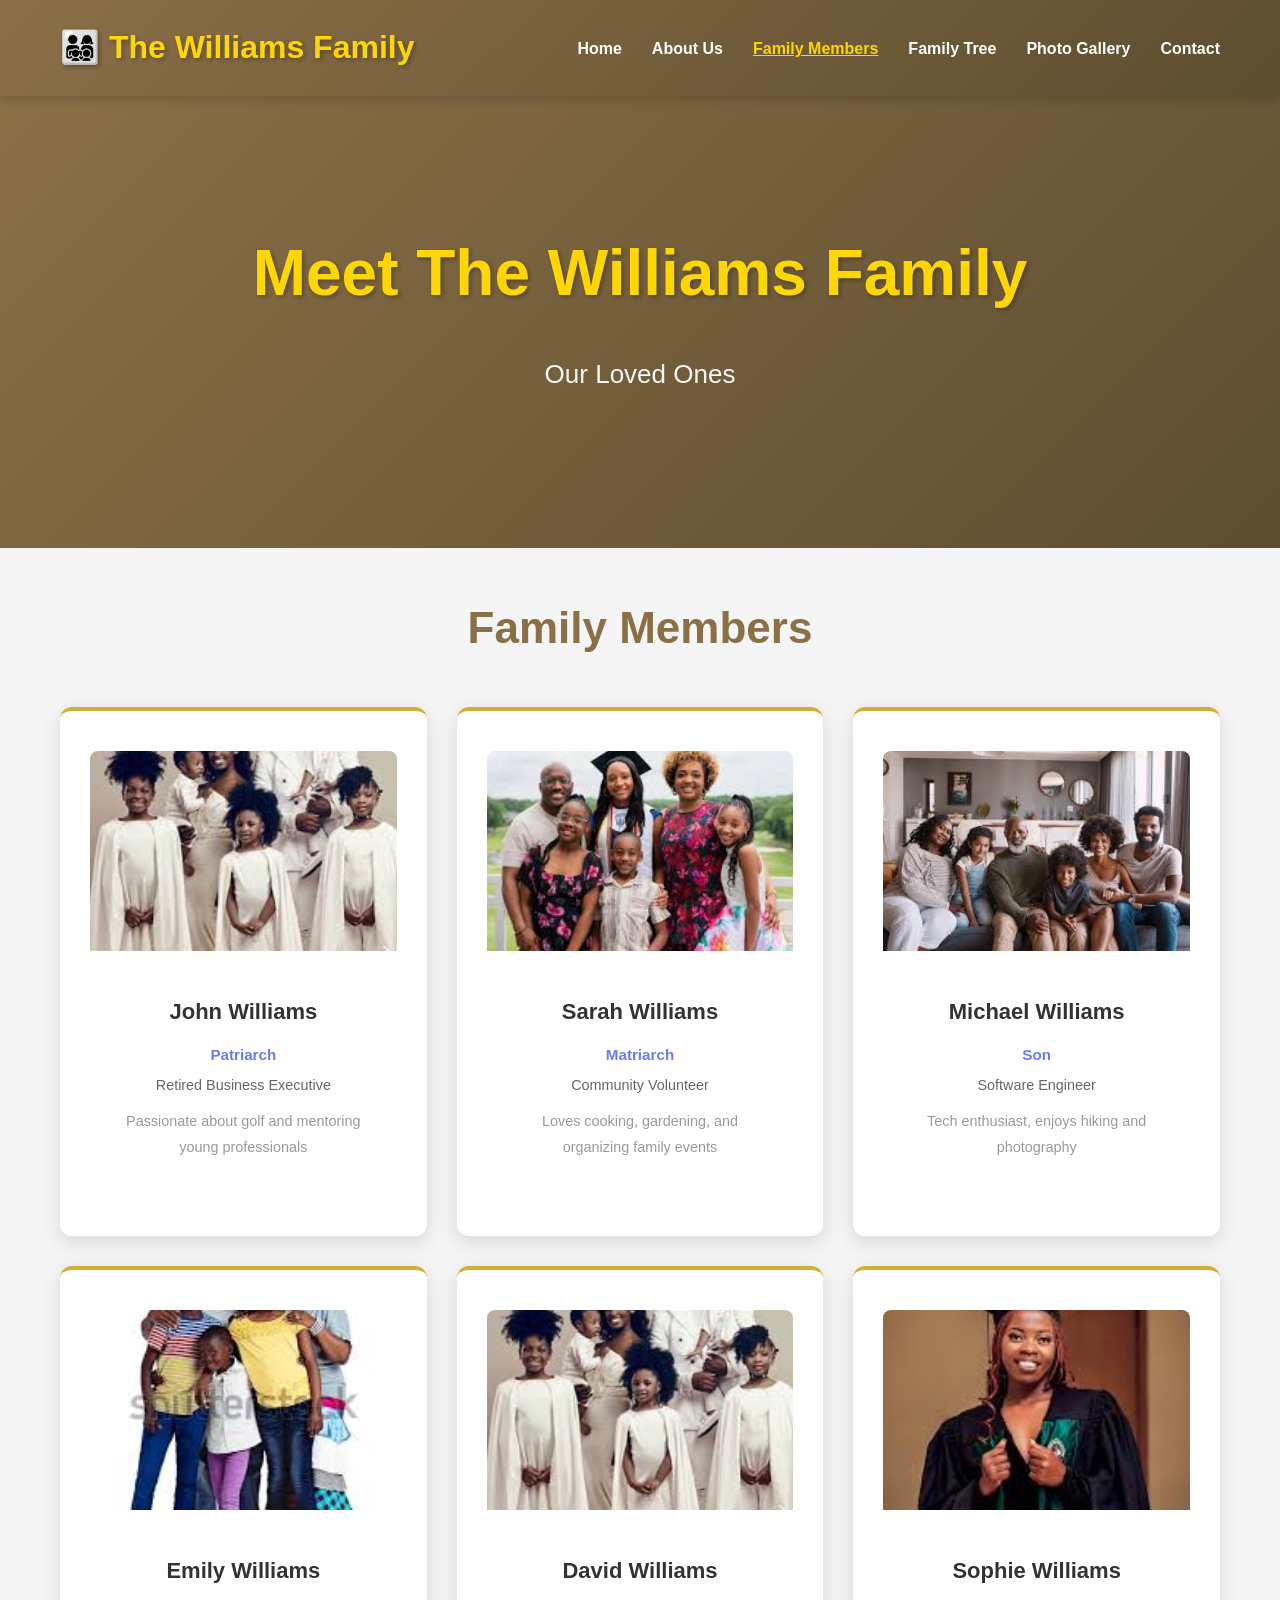
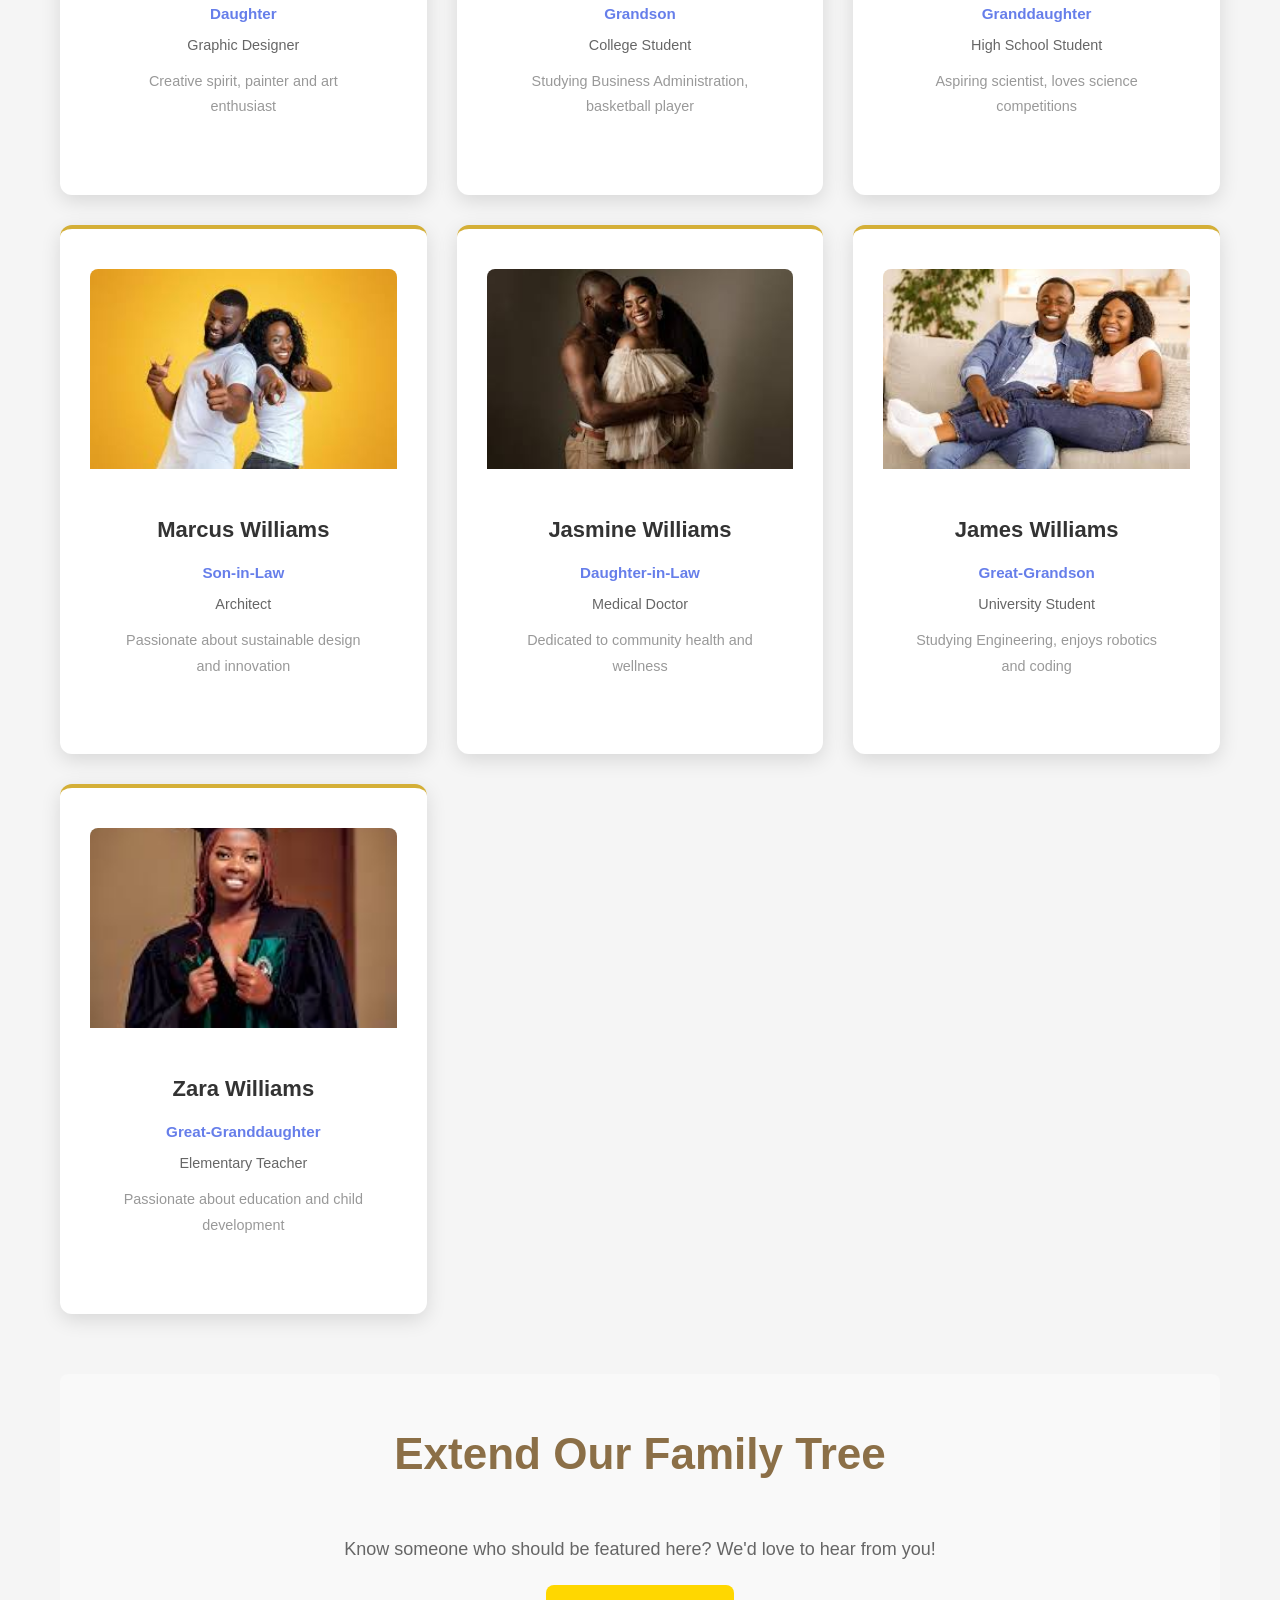
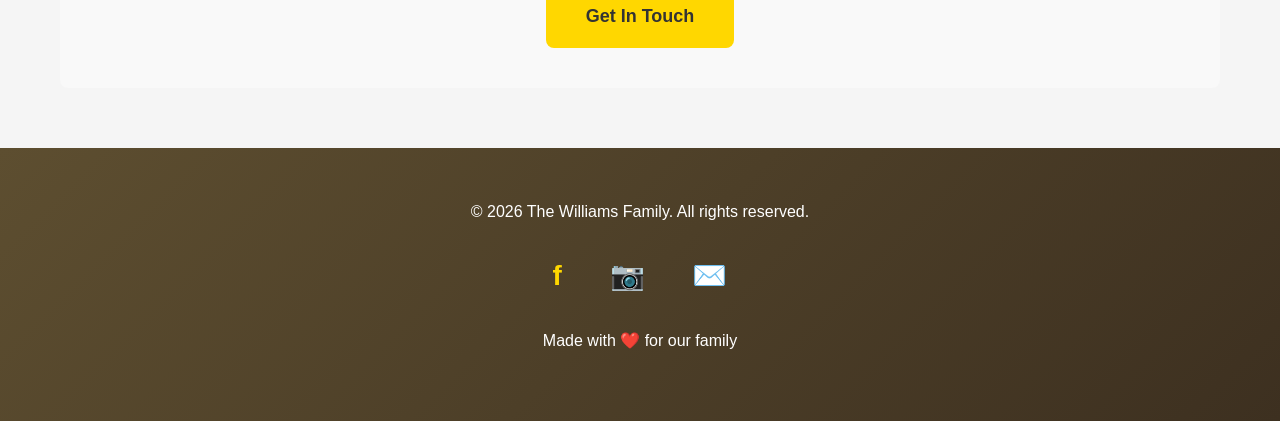
<file: members.html>
<!DOCTYPE html>
<html lang="en">
<head>
    <meta charset="UTF-8">
    <meta name="viewport" content="width=device-width, initial-scale=1.0">
    <title>Family Members - The Williams Family</title>
    <link rel="stylesheet" href="style.css">
    <style>
        .member-details {
            text-align: center;
        }
        .member-role {
            color: #667eea;
            font-weight: bold;
            font-size: 0.95rem;
            margin: 10px 0 5px 0;
        }
        .member-info {
            color: #666;
            font-size: 0.9rem;
            margin: 5px 0;
        }
    </style>
</head>
<body>
    <!-- Header & Navigation -->
    <header>
        <nav class="navbar">
            <div class="logo">👨‍👩‍👧‍👦 The Williams Family</div>
            <ul class="nav-links">
                <li><a href="index.html">Home</a></li>
                <li><a href="about.html">About Us</a></li>
                <li><a href="members.html" class="active">Family Members</a></li>
                <li><a href="family-tree.html">Family Tree</a></li>
                <li><a href="gallery.html">Photo Gallery</a></li>
                <li><a href="contact.html">Contact</a></li>
            </ul>
        </nav>
    </header>

    <!-- Page Hero -->
    <section class="hero">
        <div class="hero-content">
            <h1>Meet The Williams Family</h1>
            <p>Our Loved Ones</p>
        </div>
    </section>

    <!-- Main Content -->
    <main class="container">
        <section class="section">
            <h2 style="text-align: center; margin-bottom: 40px;">Family Members</h2>
            
            <div class="cards">
                <!-- Member 1 -->
                <div class="card">
                    <img src="images (9).jpg" alt="John Williams" style="width: 100%; height: 200px; object-fit: cover; border-radius: 8px 8px 0 0;">
                    <div class="member-details">
                        <h3>John Williams</h3>
                        <div class="member-role">Patriarch</div>
                        <div class="member-info">Retired Business Executive</div>
                        <div class="member-info" style="margin-top: 10px; color: #999;">Passionate about golf and mentoring young professionals</div>
                    </div>
                </div>

                <!-- Member 2 -->
                <div class="card">
                    <img src="images (6).jpg" alt="Sarah Williams" style="width: 100%; height: 200px; object-fit: cover; border-radius: 8px 8px 0 0;">
                    <div class="member-details">
                        <h3>Sarah Williams</h3>
                        <div class="member-role">Matriarch</div>
                        <div class="member-info">Community Volunteer</div>
                        <div class="member-info" style="margin-top: 10px; color: #999;">Loves cooking, gardening, and organizing family events</div>
                    </div>
                </div>

                <!-- Member 3 -->
                <div class="card">
                    <img src="images (7).jpg" alt="Michael Williams" style="width: 100%; height: 200px; object-fit: cover; border-radius: 8px 8px 0 0;">
                    <div class="member-details">
                        <h3>Michael Williams</h3>
                        <div class="member-role">Son</div>
                        <div class="member-info">Software Engineer</div>
                        <div class="member-info" style="margin-top: 10px; color: #999;">Tech enthusiast, enjoys hiking and photography</div>
                    </div>
                </div>

                <!-- Member 4 -->
                <div class="card">
                    <img src="images (8).jpg" alt="Emily Williams" style="width: 100%; height: 200px; object-fit: cover; border-radius: 8px 8px 0 0;">
                    <div class="member-details">
                        <h3>Emily Williams</h3>
                        <div class="member-role">Daughter</div>
                        <div class="member-info">Graphic Designer</div>
                        <div class="member-info" style="margin-top: 10px; color: #999;">Creative spirit, painter and art enthusiast</div>
                    </div>
                </div>

                <!-- Member 5 -->
                <div class="card">
                    <img src="images (9).jpg" alt="David Williams" style="width: 100%; height: 200px; object-fit: cover; border-radius: 8px 8px 0 0;">
                    <div class="member-details">
                        <h3>David Williams</h3>
                        <div class="member-role">Grandson</div>
                        <div class="member-info">College Student</div>
                        <div class="member-info" style="margin-top: 10px; color: #999;">Studying Business Administration, basketball player</div>
                    </div>
                </div>

                <!-- Member 6 -->
                <div class="card">
                    <img src="images (10).jpg" alt="Sophie Williams" style="width: 100%; height: 200px; object-fit: cover; border-radius: 8px 8px 0 0;">
                    <div class="member-details">
                        <h3>Sophie Williams</h3>
                        <div class="member-role">Granddaughter</div>
                        <div class="member-info">High School Student</div>
                        <div class="member-info" style="margin-top: 10px; color: #999;">Aspiring scientist, loves science competitions</div>
                    </div>
                </div>

                <!-- Member 7 -->
                <div class="card">
                    <img src="download (5).jpg" alt="Marcus Williams" style="width: 100%; height: 200px; object-fit: cover; border-radius: 8px 8px 0 0;">
                    <div class="member-details">
                        <h3>Marcus Williams</h3>
                        <div class="member-role">Son-in-Law</div>
                        <div class="member-info">Architect</div>
                        <div class="member-info" style="margin-top: 10px; color: #999;">Passionate about sustainable design and innovation</div>
                    </div>
                </div>

                <!-- Member 8 -->
                <div class="card">
                    <img src="download (6).jpg" alt="Jasmine Williams" style="width: 100%; height: 200px; object-fit: cover; border-radius: 8px 8px 0 0;">
                    <div class="member-details">
                        <h3>Jasmine Williams</h3>
                        <div class="member-role">Daughter-in-Law</div>
                        <div class="member-info">Medical Doctor</div>
                        <div class="member-info" style="margin-top: 10px; color: #999;">Dedicated to community health and wellness</div>
                    </div>
                </div>

                <!-- Member 9 -->
                <div class="card">
                    <img src="download (7).jpg" alt="James Williams" style="width: 100%; height: 200px; object-fit: cover; border-radius: 8px 8px 0 0;">
                    <div class="member-details">
                        <h3>James Williams</h3>
                        <div class="member-role">Great-Grandson</div>
                        <div class="member-info">University Student</div>
                        <div class="member-info" style="margin-top: 10px; color: #999;">Studying Engineering, enjoys robotics and coding</div>
                    </div>
                </div>

                <!-- Member 10 -->
                <div class="card">
                    <img src="images (10).jpg" alt="Zara Williams" style="width: 100%; height: 200px; object-fit: cover; border-radius: 8px 8px 0 0;">
                    <div class="member-details">
                        <h3>Zara Williams</h3>
                        <div class="member-role">Great-Granddaughter</div>
                        <div class="member-info">Elementary Teacher</div>
                        <div class="member-info" style="margin-top: 10px; color: #999;">Passionate about education and child development</div>
                    </div>
                </div>
            </div>
        </section>

        <section class="section" style="text-align: center; padding: 40px 20px; background: #f9f9f9; margin-top: 40px; border-radius: 8px;">
            <h2>Extend Our Family Tree</h2>
            <p style="color: #666; margin-bottom: 20px;">Know someone who should be featured here? We'd love to hear from you!</p>
            <a href="contact.html" class="btn btn-primary">Get In Touch</a>
        </section>
    </main>

    <!-- Footer -->
    <footer>
        <div class="footer-content">
            <p>&copy; 2026 The Williams Family. All rights reserved.</p>
            <div class="social-links">
                <a href="#" title="Facebook">f</a>
                <a href="#" title="Instagram">📷</a>
                <a href="contact.html" title="Email">✉️</a>
            </div>
            <p>Made with ❤️ for our family</p>
        </div>
    </footer>
</body>
</html>
</file>
<file: style.css>
/* Global Styles */
* {
    margin: 0;
    padding: 0;
    box-sizing: border-box;
}

body {
    font-family: 'Segoe UI', Tahoma, Geneva, Verdana, sans-serif;
    line-height: 1.8;
    color: #333;
    background-color: #f5f5f5;
    font-size: 18px;
}

/* Header and Navigation */
header {
    background: linear-gradient(135deg, #8B6F47 0%, #5D4E30 100%);
    color: white;
    padding: 1.2rem 0;
    position: sticky;
    top: 0;
    box-shadow: 0 2px 10px rgba(0,0,0,0.2);
    z-index: 1000;
}

.navbar {
    max-width: 1200px;
    margin: 0 auto;
    display: flex;
    justify-content: space-between;
    align-items: center;
    padding: 0 20px;
}

.logo {
    font-size: 32px;
    font-weight: bold;
    color: #FFD700;
    text-shadow: 2px 2px 4px rgba(0,0,0,0.3);
}

.nav-links {
    list-style: none;
    display: flex;
    gap: 30px;
}

.nav-links a {
    color: white;
    text-decoration: none;
    transition: all 0.3s;
    font-weight: 600;
    font-size: 16px;
}

.nav-links a:hover,
.nav-links a.active {
    color: #FFD700;
    text-decoration: underline;
}

/* Hero Section */
.hero {
    background: linear-gradient(135deg, #8B6F47 0%, #5D4E30 100%);
    color: white;
    padding: 120px 20px;
    text-align: center;
    margin-bottom: 40px;
}

.hero-content h1 {
    font-size: 64px;
    margin-bottom: 20px;
    color: #FFD700;
    text-shadow: 2px 2px 4px rgba(0,0,0,0.3);
}

.hero-content p {
    font-size: 26px;
    margin-bottom: 30px;
    opacity: 0.95;
}

/* Buttons */
.btn {
    display: inline-block;
    padding: 15px 40px;
    text-decoration: none;
    border-radius: 8px;
    font-weight: 700;
    transition: all 0.3s;
    border: none;
    cursor: pointer;
    font-size: 18px;
}

.btn-primary {
    background-color: #FFD700;
    color: #333;
}

.btn-primary:hover {
    transform: translateY(-3px);
    box-shadow: 0 8px 20px rgba(212, 175, 55, 0.4);
}

.btn-secondary {
    background-color: #8B6F47;
    color: white;
}

.btn-secondary:hover {
    background-color: #5D4E30;
    transform: translateY(-3px);
}

/* Container */
.container {
    max-width: 1200px;
    margin: 0 auto;
    padding: 0 20px;
}

/* Sections */
.section {
    margin-bottom: 60px;
}

.section h2 {
    font-size: 44px;
    color: #8B6F47;
    margin-bottom: 40px;
    text-align: center;
    font-weight: 700;
}

/* Cards */
.cards {
    display: grid;
    grid-template-columns: repeat(auto-fit, minmax(300px, 1fr));
    gap: 30px;
    margin-bottom: 40px;
}

.card {
    background: white;
    padding: 40px 30px;
    border-radius: 12px;
    box-shadow: 0 6px 20px rgba(0,0,0,0.12);
    text-align: center;
    transition: all 0.3s;
    border-top: 4px solid #D4AF37;
}

.card:hover {
    transform: translateY(-12px);
    box-shadow: 0 12px 30px rgba(0,0,0,0.18);
}

.card-icon {
    font-size: 56px;
    margin-bottom: 20px;
}

.card h3 {
    color: #8B6F47;
    margin-bottom: 15px;
    font-size: 24px;
}

.card p {
    color: #666;
    margin-bottom: 20px;
    font-size: 16px;
}

/* Updates */
.updates {
    display: flex;
    flex-direction: column;
    gap: 25px;
}

.update-item {
    background: white;
    padding: 35px;
    border-radius: 12px;
    border-left: 6px solid #D4AF37;
    box-shadow: 0 6px 20px rgba(0,0,0,0.12);
}

.update-item:hover {
    transform: translateX(8px);
}

.update-date {
    color: #8B6F47;
    font-weight: 700;
    font-size: 16px;
}

.update-item h3 {
    color: #333;
    margin-bottom: 12px;
    font-size: 22px;
}

.update-item p {
    color: #666;
    font-size: 16px;
}

/* Featured Members */
.featured-members {
    display: grid;
    grid-template-columns: repeat(auto-fit, minmax(200px, 1fr));
    gap: 25px;
    margin-bottom: 40px;
}

.member-preview {
    background: white;
    padding: 30px 20px;
    border-radius: 12px;
    text-align: center;
    box-shadow: 0 6px 20px rgba(0,0,0,0.12);
    transition: all 0.3s;
    border: 2px solid #F0E68C;
}

.member-preview:hover {
    transform: translateY(-8px);
    border-color: #D4AF37;
}

.member-avatar {
    font-size: 72px;
    margin-bottom: 15px;
}

.member-preview h4 {
    color: #333;
    margin-bottom: 8px;
    font-size: 18px;
    font-weight: 700;
}

.member-preview p {
    color: #8B6F47;
    font-size: 15px;
    font-weight: 600;
}

/* Gallery */
.gallery-container {
    display: grid;
    grid-template-columns: repeat(auto-fill, minmax(250px, 1fr));
    gap: 20px;
}

.gallery-item {
    position: relative;
    border-radius: 12px;
    overflow: hidden;
    box-shadow: 0 6px 20px rgba(0,0,0,0.12);
    transition: all 0.3s;
}

.gallery-item:hover {
    transform: scale(1.08);
}

.gallery-placeholder {
    width: 100%;
    height: 250px;
    background: linear-gradient(135deg, #8B6F47 0%, #5D4E30 100%);
    display: flex;
    align-items: center;
    justify-content: center;
    font-size: 80px;
}

/* Members */
.members-container {
    display: grid;
    grid-template-columns: repeat(auto-fill, minmax(300px, 1fr));
    gap: 30px;
}

.member-card {
    background: white;
    border-radius: 12px;
    overflow: hidden;
    box-shadow: 0 6px 20px rgba(0,0,0,0.12);
    transition: all 0.3s;
    border-top: 4px solid #D4AF37;
}

.member-card:hover {
    transform: translateY(-8px);
    box-shadow: 0 12px 30px rgba(0,0,0,0.18);
}

.member-photo {
    width: 100%;
    height: 250px;
    background: linear-gradient(135deg, #8B6F47 0%, #5D4E30 100%);
    display: flex;
    align-items: center;
    justify-content: center;
    font-size: 100px;
}

.member-details {
    padding: 30px;
}

.member-details h3 {
    color: #333;
    margin-bottom: 10px;
    font-size: 22px;
    font-weight: 700;
}

.member-role {
    color: #D4AF37;
    font-weight: 700;
    margin-bottom: 12px;
    font-size: 16px;
}

.member-details p {
    color: #666;
    font-size: 15px;
}

/* Forms */
form {
    background: white;
    padding: 50px;
    border-radius: 12px;
    box-shadow: 0 6px 20px rgba(0,0,0,0.12);
    max-width: 600px;
    margin: 30px auto;
    border: 2px solid #D4AF37;
}

.form-group {
    margin-bottom: 25px;
}

label {
    display: block;
    margin-bottom: 10px;
    font-weight: 700;
    color: #8B6F47;
    font-size: 16px;
}

input,
textarea {
    width: 100%;
    padding: 14px;
    border: 2px solid #ddd;
    border-radius: 8px;
    font-size: 16px;
    transition: all 0.3s;
}

input:focus,
textarea:focus {
    outline: none;
    border-color: #D4AF37;
    box-shadow: 0 0 8px rgba(212, 175, 55, 0.2);
}

textarea {
    resize: vertical;
    min-height: 150px;
}

button {
    background: linear-gradient(135deg, #D4AF37 0%, #8B6F47 100%);
    color: white;
    padding: 16px 30px;
    border: none;
    border-radius: 8px;
    cursor: pointer;
    font-weight: 700;
    width: 100%;
    font-size: 18px;
    transition: all 0.3s;
}

button:hover {
    transform: translateY(-3px);
    box-shadow: 0 8px 20px rgba(212, 175, 55, 0.4);
}

/* About Page */
.about-content {
    background: white;
    padding: 50px;
    border-radius: 12px;
    box-shadow: 0 6px 20px rgba(0,0,0,0.12);
    border-left: 6px solid #D4AF37;
}

.about-content h3 {
    color: #8B6F47;
    margin-top: 35px;
    margin-bottom: 18px;
    font-size: 26px;
    font-weight: 700;
}

.about-content p {
    color: #666;
    line-height: 1.9;
    font-size: 16px;
}

/* Footer */
footer {
    background: linear-gradient(135deg, #5D4E30 0%, #3D3020 100%);
    color: white;
    padding: 50px 20px;
    margin-top: 60px;
    text-align: center;
}

.footer-content {
    max-width: 1200px;
    margin: 0 auto;
}

footer p {
    margin-bottom: 15px;
    font-size: 16px;
}

.social-links {
    margin: 25px 0;
    font-size: 28px;
}

.social-links a {
    color: #FFD700;
    text-decoration: none;
    margin: 0 20px;
    transition: all 0.3s;
    font-weight: bold;
}

.social-links a:hover {
    transform: translateY(-5px);
    text-shadow: 0 4px 8px rgba(255, 215, 0, 0.4);
}

/* Responsive */
@media (max-width: 768px) {
    .navbar {
        flex-direction: column;
        gap: 15px;
    }
    
    .nav-links {
        flex-direction: column;
        gap: 10px;
        text-align: center;
        font-size: 14px;
    }
    
    .logo {
        font-size: 24px;
    }
    
    .hero {
        padding: 80px 20px;
    }
    
    .hero-content h1 {
        font-size: 40px;
    }
    
    .hero-content p {
        font-size: 20px;
    }
    
    .cards {
        grid-template-columns: 1fr;
    }
    
    body {
        font-size: 16px;
    }
}
</file>
